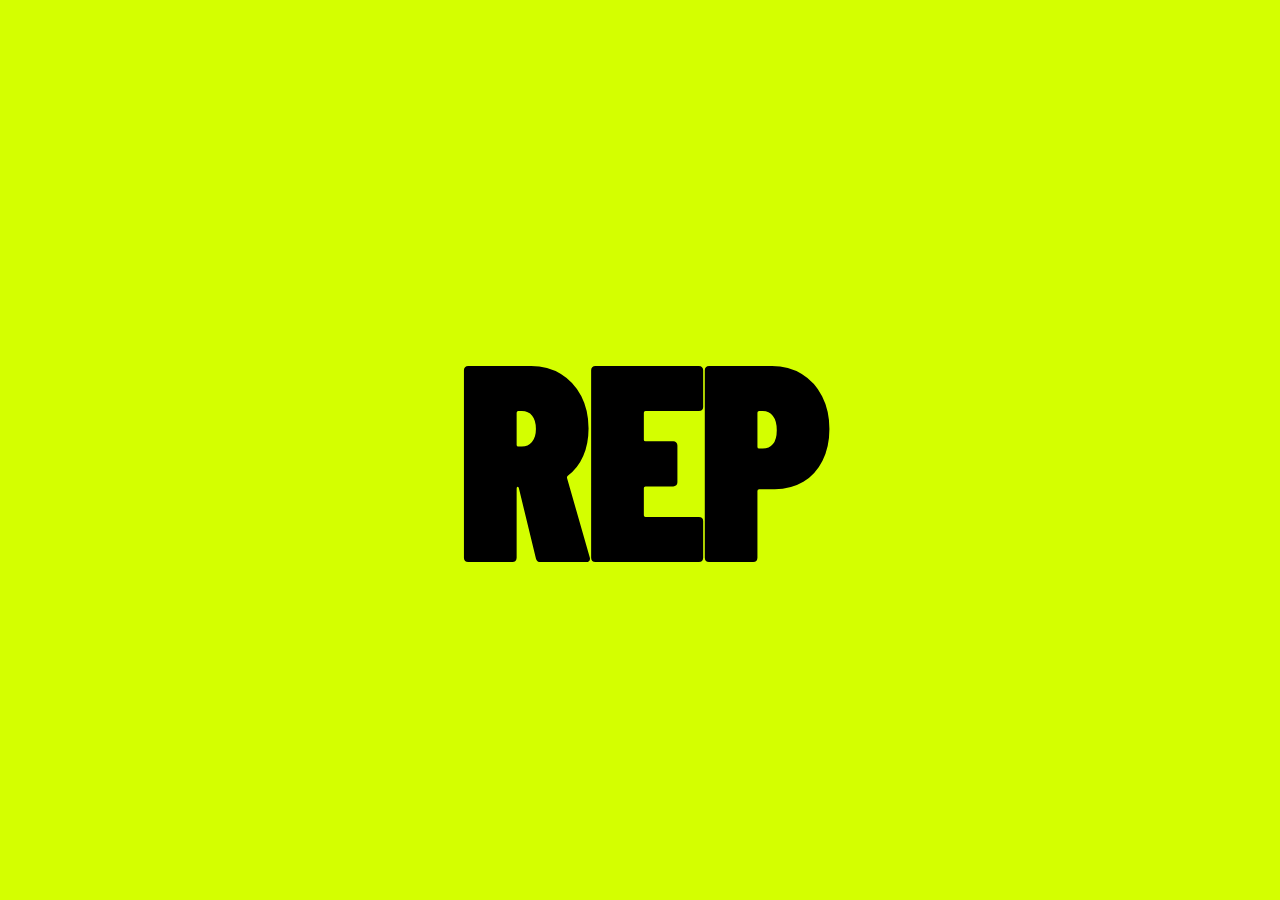
<file: index.html>
<!doctype html>
<html lang="it">
<head>
  <meta charset="utf-8">
  <meta name="viewport" content="width=device-width, initial-scale=1, maximum-scale=1, user-scalable=no, viewport-fit=cover">
  <meta name="theme-color" content="#000000">
  <meta name="color-scheme" content="dark">
  <meta name="apple-mobile-web-app-capable" content="yes">
  <meta name="mobile-web-app-capable" content="yes">
  <meta name="apple-mobile-web-app-status-bar-style" content="black">
  <meta name="apple-mobile-web-app-title" content="Rep">
  <meta name="description" content="Rep – il tuo diario di allenamento: schede, pesi, progressi.">
  <title>Rep – Diario palestra</title>
  <link rel="manifest" href="manifest.webmanifest">
  <link rel="icon" type="image/png" sizes="32x32" href="icons/favicon-32.png">
  <link rel="icon" type="image/png" sizes="16x16" href="icons/favicon-16.png">
  <link rel="icon" type="image/svg+xml" href="icons/icon.svg">
  <link rel="apple-touch-icon" sizes="180x180" href="icons/apple-touch-icon.png">
  <link rel="preload" href="fonts/barlow-condensed-latin-800-normal.woff2" as="font" type="font/woff2" crossorigin>
  <link rel="preload" href="fonts/barlow-latin-500-normal.woff2" as="font" type="font/woff2" crossorigin>
  <link rel="preload" href="fonts/barlow-condensed-latin-900-normal.woff2" as="font" type="font/woff2" crossorigin>
  <link rel="stylesheet" href="css/style.css">
  <script>
    // applica il tema prima del primo disegno (niente flash di colore)
    try { document.documentElement.dataset.theme = localStorage.getItem('rep-theme') || 'volt'; } catch (e) {}
    document.documentElement.classList.add('splashing');
    (function () {
      var h = document.documentElement, ok = function () { h.classList.add('fonts-ok'); };
      setTimeout(ok, 700); // al massimo si aspetta poco
      try { document.fonts.load('900 100px "Barlow Condensed"').then(ok, ok); } catch (e) { ok(); }
    })();
  </script>
</head>
<body>
  <div id="splash" aria-hidden="true"><div class="splash-word"><span>R</span><span>E</span><span>P</span></div></div>
  <main id="app"></main>

  <div id="active-bar" hidden></div>
  <div id="rest-banner" hidden></div>

  <nav id="tabbar">
    <a href="#/" data-tab="home" data-action="go" data-to="#/">
      <svg viewBox="0 0 24 24"><path d="M6.5 6.5v11M17.5 6.5v11M3.5 9v6M20.5 9v6M6.5 12h11"/></svg>
      <span data-i18n>Allena</span>
    </a>
    <a href="#/history" data-tab="history" data-action="go" data-to="#/history">
      <svg viewBox="0 0 24 24"><rect x="3.5" y="5" width="17" height="15" rx="2"/><path d="M3.5 10h17M8 3v4M16 3v4"/></svg>
      <span data-i18n>Storico</span>
    </a>
    <a href="#/stats" data-tab="stats" data-action="go" data-to="#/stats">
      <svg viewBox="0 0 24 24"><path d="M4 20V10M10 20V4M16 20v-7M22 20H2"/></svg>
      <span data-i18n>Progressi</span>
    </a>
    <a href="#/body" data-tab="body" data-action="go" data-to="#/body">
      <svg viewBox="0 0 24 24"><circle cx="12" cy="5" r="2.5"/><path d="M5 9.5h14M12 9.5v5M12 14.5l-3.5 6.5M12 14.5l3.5 6.5"/></svg>
      <span data-i18n>Corpo</span>
    </a>
    <a href="#/tools" data-tab="tools" data-action="go" data-to="#/tools">
      <svg viewBox="0 0 24 24"><circle cx="12" cy="12" r="3"/><path d="M12 2.5v3M12 18.5v3M2.5 12h3M18.5 12h3M5.3 5.3l2.1 2.1M16.6 16.6l2.1 2.1M5.3 18.7l2.1-2.1M16.6 7.4l2.1-2.1"/></svg>
      <span data-i18n>Altro</span>
    </a>
  </nav>

  <div id="modal-root"></div>
  <div id="toast" hidden></div>

  <script type="module" src="js/boot.js"></script>
</body>
</html>
</file>
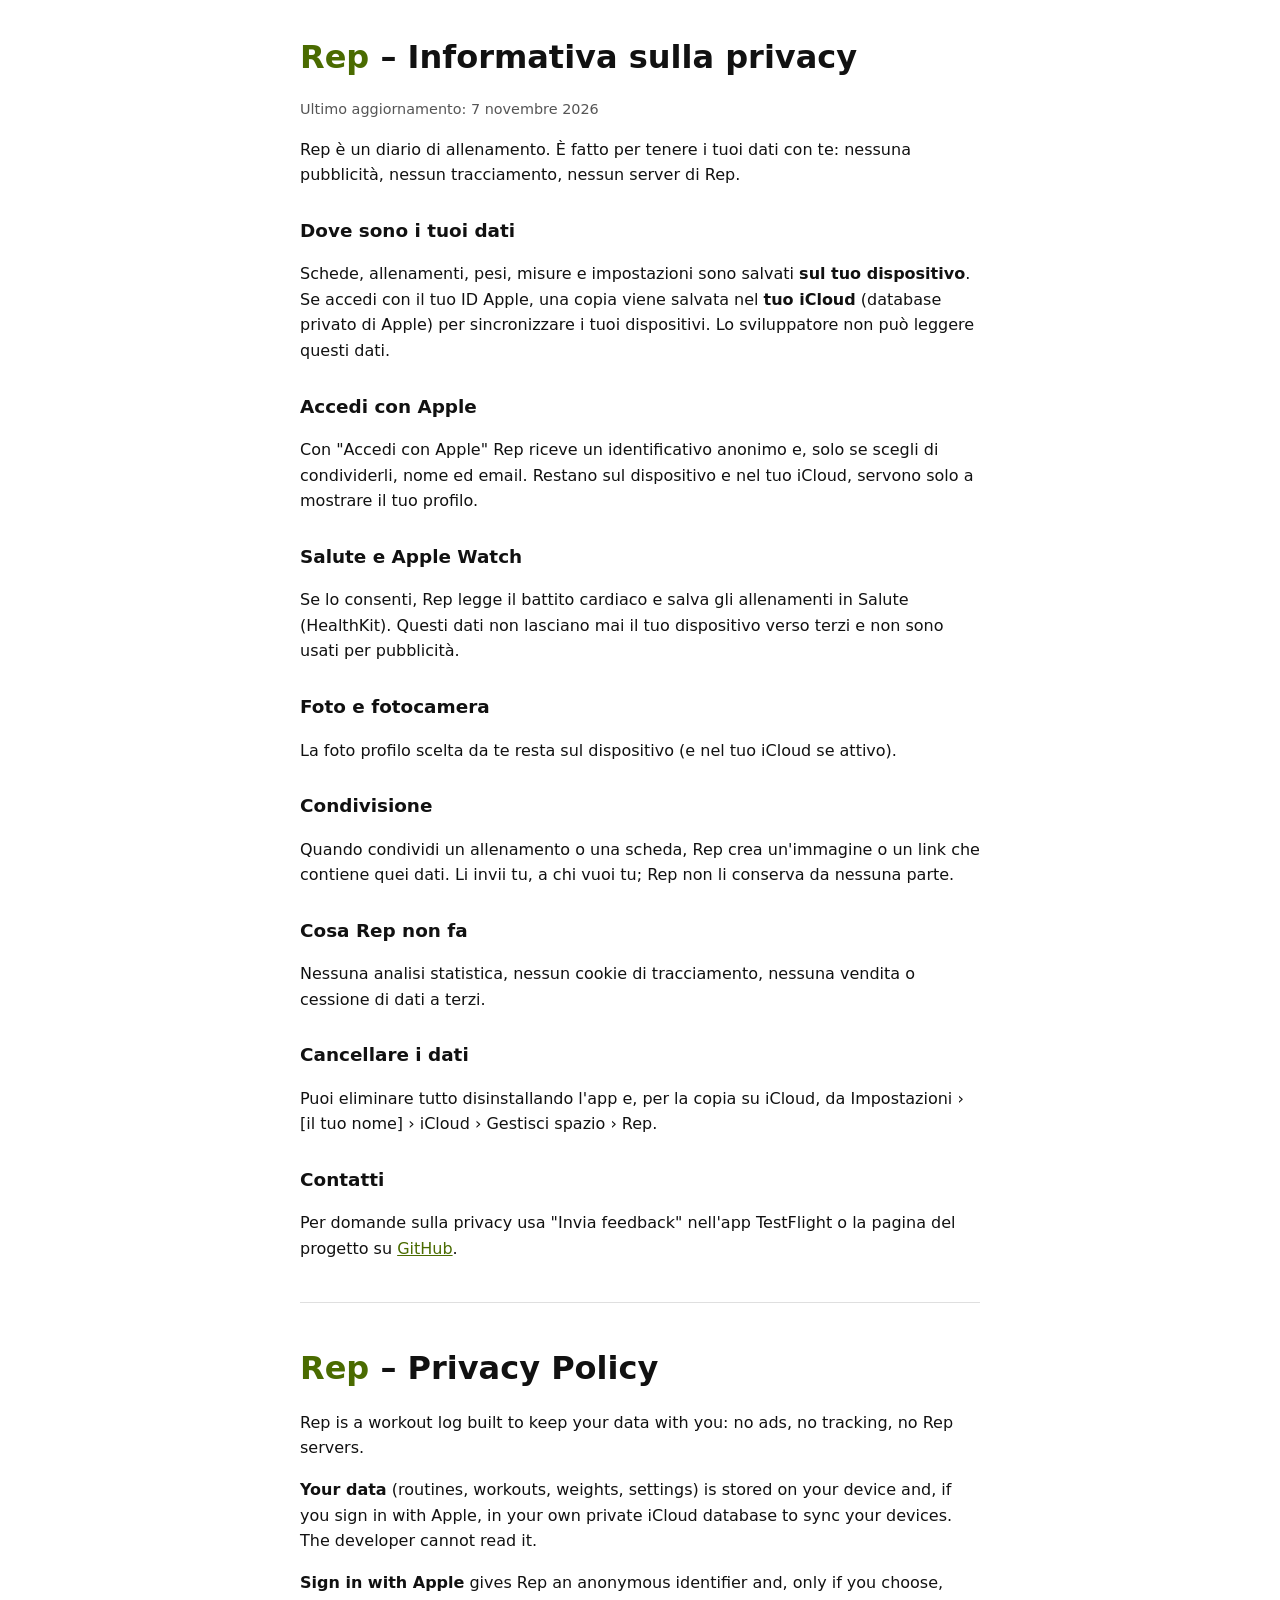
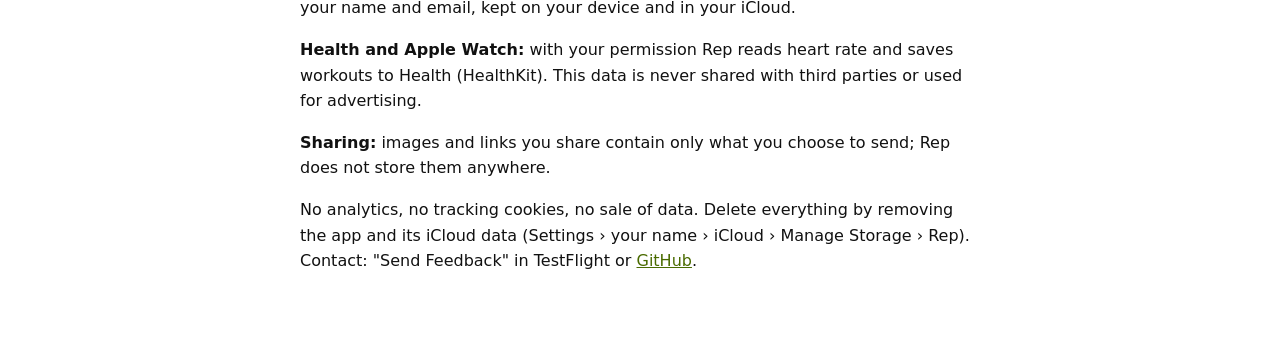
<file: privacy.html>
<!doctype html>
<html lang="it">
<head>
  <meta charset="utf-8">
  <meta name="viewport" content="width=device-width, initial-scale=1">
  <meta name="color-scheme" content="dark light">
  <title>Rep – Privacy</title>
  <link rel="icon" type="image/png" sizes="32x32" href="icons/favicon-32.png">
  <style>
    :root { --bg: #0b0b0b; --fg: #eee; --mute: #9a9a9a; --acc: #d4ff3a; }
    @media (prefers-color-scheme: light) { :root { --bg: #fff; --fg: #111; --mute: #555; --acc: #4a6b00; } }
    body { margin: 0; background: var(--bg); color: var(--fg); font: 16px/1.6 -apple-system, system-ui, sans-serif; }
    main { max-width: 680px; margin: 0 auto; padding: 32px 16px 64px; }
    h1 { font-size: 2rem; margin: 0 0 4px; } h1 span { color: var(--acc); }
    h2 { font-size: 1.15rem; margin: 28px 0 6px; }
    .mute { color: var(--mute); font-size: .9rem; }
    hr { border: 0; border-top: 1px solid #8884; margin: 40px 0; }
    a { color: var(--acc); }
  </style>
</head>
<body>
<main>
  <h1><span>Rep</span> – Informativa sulla privacy</h1>
  <p class="mute">Ultimo aggiornamento: 7 novembre 2026</p>

  <p>Rep è un diario di allenamento. È fatto per tenere i tuoi dati con te: nessuna pubblicità, nessun tracciamento, nessun server di Rep.</p>

  <h2>Dove sono i tuoi dati</h2>
  <p>Schede, allenamenti, pesi, misure e impostazioni sono salvati <b>sul tuo dispositivo</b>. Se accedi con il tuo ID Apple, una copia viene salvata nel <b>tuo iCloud</b> (database privato di Apple) per sincronizzare i tuoi dispositivi. Lo sviluppatore non può leggere questi dati.</p>

  <h2>Accedi con Apple</h2>
  <p>Con "Accedi con Apple" Rep riceve un identificativo anonimo e, solo se scegli di condividerli, nome ed email. Restano sul dispositivo e nel tuo iCloud, servono solo a mostrare il tuo profilo.</p>

  <h2>Salute e Apple Watch</h2>
  <p>Se lo consenti, Rep legge il battito cardiaco e salva gli allenamenti in Salute (HealthKit). Questi dati non lasciano mai il tuo dispositivo verso terzi e non sono usati per pubblicità.</p>

  <h2>Foto e fotocamera</h2>
  <p>La foto profilo scelta da te resta sul dispositivo (e nel tuo iCloud se attivo).</p>

  <h2>Condivisione</h2>
  <p>Quando condividi un allenamento o una scheda, Rep crea un'immagine o un link che contiene quei dati. Li invii tu, a chi vuoi tu; Rep non li conserva da nessuna parte.</p>

  <h2>Cosa Rep non fa</h2>
  <p>Nessuna analisi statistica, nessun cookie di tracciamento, nessuna vendita o cessione di dati a terzi.</p>

  <h2>Cancellare i dati</h2>
  <p>Puoi eliminare tutto disinstallando l'app e, per la copia su iCloud, da Impostazioni › [il tuo nome] › iCloud › Gestisci spazio › Rep.</p>

  <h2>Contatti</h2>
  <p>Per domande sulla privacy usa "Invia feedback" nell'app TestFlight o la pagina del progetto su <a href="https://github.com/edosantucci11/Rep">GitHub</a>.</p>

  <hr>

  <h1><span>Rep</span> – Privacy Policy</h1>
  <p>Rep is a workout log built to keep your data with you: no ads, no tracking, no Rep servers.</p>
  <p><b>Your data</b> (routines, workouts, weights, settings) is stored on your device and, if you sign in with Apple, in your own private iCloud database to sync your devices. The developer cannot read it.</p>
  <p><b>Sign in with Apple</b> gives Rep an anonymous identifier and, only if you choose, your name and email, kept on your device and in your iCloud.</p>
  <p><b>Health and Apple Watch:</b> with your permission Rep reads heart rate and saves workouts to Health (HealthKit). This data is never shared with third parties or used for advertising.</p>
  <p><b>Sharing:</b> images and links you share contain only what you choose to send; Rep does not store them anywhere.</p>
  <p>No analytics, no tracking cookies, no sale of data. Delete everything by removing the app and its iCloud data (Settings › your name › iCloud › Manage Storage › Rep). Contact: "Send Feedback" in TestFlight or <a href="https://github.com/edosantucci11/Rep">GitHub</a>.</p>
</main>
</body>
</html>
</file>
<file: css/style.css>
/* =========================================================
   REP — stile "sport watch": nero assoluto, un solo accento,
   tipografia condensata, motion ovunque.
   ========================================================= */

@font-face { font-family: 'Barlow Condensed'; font-weight: 600; font-display: swap; src: url(../fonts/barlow-condensed-latin-600-normal.woff2) format('woff2'); }
@font-face { font-family: 'Barlow Condensed'; font-weight: 700; font-display: swap; src: url(../fonts/barlow-condensed-latin-700-normal.woff2) format('woff2'); }
@font-face { font-family: 'Barlow Condensed'; font-weight: 800; font-display: swap; src: url(../fonts/barlow-condensed-latin-800-normal.woff2) format('woff2'); }
@font-face { font-family: 'Barlow Condensed'; font-weight: 900; font-display: swap; src: url(../fonts/barlow-condensed-latin-900-normal.woff2) format('woff2'); }
@font-face { font-family: 'Barlow'; font-weight: 400; font-display: swap; src: url(../fonts/barlow-latin-400-normal.woff2) format('woff2'); }
@font-face { font-family: 'Barlow'; font-weight: 500; font-display: swap; src: url(../fonts/barlow-latin-500-normal.woff2) format('woff2'); }
@font-face { font-family: 'Barlow'; font-weight: 600; font-display: swap; src: url(../fonts/barlow-latin-600-normal.woff2) format('woff2'); }
@font-face { font-family: 'Barlow'; font-weight: 700; font-display: swap; src: url(../fonts/barlow-latin-700-normal.woff2) format('woff2'); }

:root {
  --accent: #D4FF00;
  --accent-rgb: 212, 255, 0;
  --on-accent: #000;

  --bg: #000;
  --surface: #0d0d0d;
  --surface-2: #161616;
  --surface-3: #212121;
  --line: #1e1e1e;
  --text: #fff;
  --muted: #8e8e8e;
  --dim: #555;
  --danger: #ff453a;

  --a08: rgba(var(--accent-rgb), 0.08);
  --a15: rgba(var(--accent-rgb), 0.15);
  --a30: rgba(var(--accent-rgb), 0.3);
  --a60: rgba(var(--accent-rgb), 0.6);

  --display: 'Barlow Condensed', 'Futura Condensed', 'Helvetica Neue Condensed', 'Arial Narrow', sans-serif;
  --body: 'Barlow', -apple-system, BlinkMacSystemFont, 'Helvetica Neue', Arial, sans-serif;

  --radius: 20px;
  --tabbar-h: 64px;
  --nav-bottom: max(8px, calc(var(--safe-b) - 14px)); /* barra vicina al bordo, sopra l'indicatore home */
  --nav-space: calc(var(--tabbar-h) + var(--nav-bottom));
  --safe-b: env(safe-area-inset-bottom, 0px);
  --safe-t: env(safe-area-inset-top, 0px);

  --ease-out: cubic-bezier(0.16, 1, 0.3, 1);
  --spring: cubic-bezier(0.34, 1.56, 0.64, 1);
  color-scheme: dark;
}

:root[data-theme='volt']     { --accent: #D4FF00; --accent-rgb: 212, 255, 0; }
:root[data-theme='lava']     { --accent: #FF5A1F; --accent-rgb: 255, 90, 31; }
:root[data-theme='ghiaccio'] { --accent: #3DE8FF; --accent-rgb: 61, 232, 255; }
:root[data-theme='fucsia']   { --accent: #FF3D8B; --accent-rgb: 255, 61, 139; }
:root[data-theme='menta']    { --accent: #2BFFA3; --accent-rgb: 43, 255, 163; }
:root[data-theme='laser']    { --accent: #FF2D2D; --accent-rgb: 255, 45, 45; }
:root[data-theme='ultra']    { --accent: #A98BFF; --accent-rgb: 169, 139, 255; }
:root[data-theme='oro']      { --accent: #FFC21A; --accent-rgb: 255, 194, 26; }
:root[data-theme='bianco']   { --accent: #FFFFFF; --accent-rgb: 255, 255, 255; }

* { box-sizing: border-box; -webkit-tap-highlight-color: transparent; }
html { -webkit-text-size-adjust: 100%; background: var(--bg); }
/* app installata: occupa tutta l'altezza reale dello schermo (iOS 26 accorcia il viewport con le % ) */
@media (display-mode: standalone), (display-mode: fullscreen) {
  html, body { min-height: 100vh; min-height: 100lvh; }
}
body {
  margin: 0;
  background: var(--bg);
  color: var(--text);
  font: 500 15px/1.4 var(--body);
  overscroll-behavior-y: none;
  -webkit-font-smoothing: antialiased;
}
body.modal-open { overflow: hidden; }
::selection { background: var(--accent); color: var(--on-accent); }

#app {
  max-width: 640px;
  margin: 0 auto;
  padding: calc(14px + var(--safe-t)) 16px calc(var(--nav-space) + 32px);
}
body.has-active #app { padding-bottom: calc(var(--nav-space) + 96px); }
body.has-rest #app { padding-bottom: calc(var(--nav-space) + 130px); }

/* ---------- Tipografia ---------- */
h1, h2, h3, .display {
  font-family: var(--display);
  text-transform: uppercase;
  font-weight: 800;
  letter-spacing: -0.005em;
  line-height: 0.95;
}
h1 { font-size: 44px; margin: 0; }
h2 { font-size: 22px; margin: 0; font-weight: 800; }
h3 { font-size: 19px; margin: 0 0 12px; }
p { margin: 0 0 12px; }
.label, .field > span, .set-head, .rex-fields label > span {
  font-family: var(--body);
  font-size: 11px; font-weight: 700; letter-spacing: 0.12em; text-transform: uppercase; color: var(--muted);
}
.muted { color: var(--muted); }
.small { font-size: 13px; }
.xsmall { font-size: 12px; }
.center { text-align: center; }
.right { text-align: right; display: flex; align-items: center; gap: 8px; justify-content: flex-end; flex-shrink: 0; }
.accent-text { color: var(--accent); }
.danger-text { color: var(--danger) !important; }
.warn { color: var(--accent); }
.ellipsis { overflow: hidden; text-overflow: ellipsis; white-space: nowrap; }
.num { font-family: var(--display); font-weight: 800; font-variant-numeric: tabular-nums; }

.ic { width: 1.15em; height: 1.15em; fill: none; stroke: currentColor; stroke-width: 2; stroke-linecap: round; stroke-linejoin: round; vertical-align: -0.2em; flex-shrink: 0; }

/* ---------- Layout ---------- */
.page-head { display: flex; align-items: flex-end; justify-content: space-between; gap: 12px; margin: 10px 0 20px; }
.page-head.with-back { display: grid; grid-template-columns: 44px 1fr 44px; align-items: center; }
.page-head.with-back h1 { font-size: 26px; text-align: center; }
.page-head.with-back > :last-child { justify-self: end; }
.section-head { display: flex; align-items: baseline; justify-content: space-between; margin: 30px 0 12px; }

.card {
  background: var(--surface);
  border-radius: var(--radius);
  padding: 16px;
  margin-bottom: 12px;
  border: 1px solid var(--line);
}
.card.note { color: var(--muted); }

.empty { text-align: center; padding: 40px 16px; color: var(--muted); display: flex; flex-direction: column; align-items: center; gap: 12px; }
.empty.small { padding: 20px 12px; font-size: 14px; }
.empty-icon { width: 64px; height: 64px; border-radius: 50%; background: var(--a15); color: var(--accent); display: flex; align-items: center; justify-content: center; font-size: 28px; }

/* ---------- Pulsanti ---------- */
.btn {
  display: inline-flex; align-items: center; justify-content: center; gap: 8px;
  min-height: 48px; padding: 10px 22px;
  border-radius: 999px; border: 1.5px solid transparent;
  background: var(--surface-2); color: var(--text);
  font-family: var(--display); font-size: 17px; font-weight: 800; letter-spacing: 0.04em; text-transform: uppercase;
  cursor: pointer; text-decoration: none; user-select: none;
  transition: transform 0.35s var(--spring), background 0.2s, color 0.2s, opacity 0.2s, box-shadow 0.3s;
}
.btn:active { transform: scale(0.95); transition-duration: 0.08s; }
.btn:disabled { opacity: 0.35; pointer-events: none; }
.btn-primary { background: var(--accent); color: var(--on-accent); }
.btn-primary:not(:disabled) { box-shadow: 0 0 0 0 var(--a30); }
.btn-primary:hover { box-shadow: 0 0 28px -4px var(--a60); }
.btn-danger { background: var(--danger); color: #fff; }
.btn-outline { background: transparent; border-color: var(--surface-3); color: var(--text); }
.btn-outline:hover { border-color: var(--accent); color: var(--accent); }
.btn-ghost { background: transparent; color: var(--muted); }
.btn-small { min-height: 36px; padding: 6px 16px; font-size: 15px; }
.btn-block { display: flex; width: 100%; margin-bottom: 10px; }
.file-btn { cursor: pointer; }

.icon-btn {
  width: 44px; height: 44px; border-radius: 50%; border: 0;
  background: transparent; color: var(--text); font-size: 22px; line-height: 1;
  display: inline-flex; align-items: center; justify-content: center; cursor: pointer; flex-shrink: 0;
  transition: background 0.2s, transform 0.35s var(--spring);
}
.icon-btn:active { background: var(--surface-3); transform: scale(0.88); }
.icon-btn:disabled { opacity: 0.25; }
.icon-btn.small { width: 34px; height: 34px; font-size: 15px; color: var(--muted); }

/* ---------- Input ---------- */
.input {
  width: 100%;
  background: var(--surface-2); color: var(--text);
  border: 1.5px solid transparent; border-radius: 14px;
  padding: 11px 14px; font: 500 16px var(--body);
  outline: none; appearance: none; -webkit-appearance: none;
  transition: border-color 0.2s, background 0.2s;
}
.input:focus { border-color: var(--accent); background: var(--surface); }
.input::placeholder { color: var(--dim); }
textarea.input { resize: vertical; }
select.input {
  background-image: linear-gradient(45deg, transparent 50%, var(--muted) 50%), linear-gradient(135deg, var(--muted) 50%, transparent 50%);
  background-position: calc(100% - 17px) 55%, calc(100% - 12px) 55%;
  background-size: 5px 5px; background-repeat: no-repeat; padding-right: 30px;
}
.input-lg { font-family: var(--display); font-size: 24px; font-weight: 800; text-transform: uppercase; padding: 8px 14px; }
.input-sm { padding: 8px 12px; font-size: 16px; }
.select-like { text-align: left; cursor: pointer; font-family: var(--display); font-size: 18px; font-weight: 700; }
.search { margin-bottom: 12px; }
.field { display: block; margin-bottom: 14px; }
.field > span { display: block; margin-bottom: 6px; }
.form-row { display: flex; gap: 10px; }
.form-row .field { flex: 1; min-width: 0; }
.form-grid { display: grid; grid-template-columns: repeat(3, 1fr); gap: 0 10px; margin-top: 12px; }

/* ---------- Chip ---------- */
.chips { display: flex; flex-wrap: wrap; gap: 6px; margin-bottom: 12px; }
.chips.center { justify-content: center; margin: 10px 0 0; }
.chips.scroll-x { flex-wrap: nowrap; overflow-x: auto; scrollbar-width: none; padding-bottom: 2px; margin-left: -16px; margin-right: -16px; padding-left: 16px; padding-right: 16px; }
.card .chips.scroll-x { margin-left: -16px; margin-right: -16px; }
.chips.scroll-x::-webkit-scrollbar { display: none; }
.chip {
  border: 1.5px solid var(--surface-3); background: transparent; color: var(--muted);
  padding: 6px 14px; border-radius: 999px; cursor: pointer; white-space: nowrap;
  font-family: var(--display); font-size: 15px; font-weight: 700; text-transform: uppercase; letter-spacing: 0.03em;
  transition: color 0.25s var(--ease-out), background-color 0.25s var(--ease-out), border-color 0.25s var(--ease-out), transform 0.25s var(--ease-out);
}
.chip { flex-shrink: 0; }
.chip.small { padding: 4px 11px; font-size: 13px; }
.chip.active { background: var(--accent); border-color: var(--accent); color: var(--on-accent); }
.chip:active { transform: scale(0.94); }

.tag {
  display: inline-flex; align-items: center; gap: 4px; padding: 3px 8px; border-radius: 999px;
  font-family: var(--display); font-size: 13px; font-weight: 800; letter-spacing: 0.04em; text-transform: uppercase;
  background: var(--surface-3); color: var(--muted); vertical-align: middle;
}
.tag-ss { background: transparent; color: var(--accent); border: 1.5px solid var(--a60); margin-bottom: 6px; }
.tag-pr { background: var(--accent); color: var(--on-accent); }
.tag-pr .ic { width: 0.95em; height: 0.95em; stroke-width: 2.5; }

/* ---------- Tabbar flottante (pillola) ---------- */
#tabbar {
  --gap-b: var(--nav-bottom);
  position: fixed; z-index: 30;
  left: max(12px, env(safe-area-inset-left, 0px)); right: max(12px, env(safe-area-inset-right, 0px)); bottom: var(--gap-b);
  max-width: 520px; margin: 0 auto;
  display: flex; gap: 4px; padding: 6px;
  height: var(--tabbar-h);
  border-radius: 999px;
  background: rgba(24, 24, 24, 0.82);
  backdrop-filter: blur(14px); -webkit-backdrop-filter: blur(14px); /* una sola sfocatura, più leggera */
  border: 1px solid rgba(255, 255, 255, 0.08);
  box-shadow: 0 18px 50px -10px rgba(0, 0, 0, 0.9), 0 0 0 1px rgba(0, 0, 0, 0.6);
  transition: transform 0.55s var(--ease-out), opacity 0.4s;
}
#tabbar a {
  position: relative; overflow: hidden; isolation: isolate;
  flex: 1 1 0; min-width: 0;
  display: flex; align-items: center; justify-content: center; gap: 0;
  border-radius: 999px;
  color: var(--muted); text-decoration: none;
  font-family: var(--display); font-size: 16px; font-weight: 800; letter-spacing: 0.04em; text-transform: uppercase;
  transition: flex-grow 0.6s var(--spring), color 0.35s, gap 0.45s var(--ease-out);
}
#tabbar a::before {
  content: ''; position: absolute; inset: 0; z-index: -1; border-radius: inherit;
  background: var(--accent); transform: scale(0.4); opacity: 0;
  transition: transform 0.55s var(--spring), opacity 0.3s;
}
#tabbar a.active { flex-grow: 2.7; color: var(--on-accent); gap: 7px; }
#tabbar a.active::before { transform: scale(1); opacity: 1; box-shadow: 0 0 24px -4px var(--a60); }
#tabbar svg {
  width: 24px; height: 24px; flex-shrink: 0; fill: none; stroke: currentColor; stroke-width: 2; stroke-linecap: round; stroke-linejoin: round;
  transform: scale(0.92); transition: transform 0.55s var(--spring), stroke-width 0.3s;
}
#tabbar a.active svg { transform: scale(1.12); stroke-width: 2.4; animation: tab-bounce 0.6s var(--spring); }
#tabbar a span { max-width: 0; opacity: 0; overflow: hidden; white-space: nowrap; transform: translateX(-6px); transition: max-width 0.55s var(--ease-out), opacity 0.3s, transform 0.5s var(--ease-out); }
#tabbar a.active span { max-width: 110px; opacity: 1; transform: none; transition-delay: 0.08s; }
#tabbar a:active svg { transform: scale(0.8); }
@keyframes tab-bounce { 0% { transform: scale(0.7) rotate(-12deg); } 60% { transform: scale(1.25) rotate(4deg); } 100% { transform: scale(1.12); } }
body.nav-hidden #tabbar { transform: translateY(calc(100% + var(--gap-b) + 10px)); }

/* ---------- Barra allenamento attivo ---------- */
#active-bar {
  position: fixed; left: 0; right: 0; z-index: 25;
  bottom: calc(var(--nav-space) + 4px);
  padding: 8px 12px;
  animation: slide-up 0.5s var(--ease-out) both;
  transition: transform 0.55s var(--ease-out);
}
body.nav-hidden #active-bar { transform: translateY(calc(var(--tabbar-h) + 16px)); }
#active-bar button {
  width: 100%; max-width: 520px; margin: 0 auto; display: flex; align-items: center; gap: 12px;
  background: var(--accent); color: var(--on-accent); border: 0; border-radius: 999px; padding: 12px 18px;
  font-family: var(--display); font-size: 17px; font-weight: 800; text-transform: uppercase; letter-spacing: 0.03em;
  cursor: pointer; box-shadow: 0 10px 40px -8px var(--a60);
  transition: transform 0.35s var(--spring);
}
#active-bar button:active { transform: scale(0.97); }
.ab-name { flex: 1; text-align: left; overflow: hidden; text-overflow: ellipsis; white-space: nowrap; }
#active-bar-clock { font-variant-numeric: tabular-nums; font-size: 20px; }
.pulse { width: 10px; height: 10px; border-radius: 50%; background: var(--on-accent); animation: pulse 1.2s ease-in-out infinite; flex-shrink: 0; }
@keyframes pulse { 0%, 100% { transform: scale(1); opacity: 1; } 50% { transform: scale(0.55); opacity: 0.4; } }
body.has-rest #active-bar { display: none; }

/* ---------- Timer di recupero ---------- */
#rest-banner {
  position: fixed; z-index: 26; overflow: hidden;
  left: max(12px, env(safe-area-inset-left, 0px)); right: max(12px, env(safe-area-inset-right, 0px));
  max-width: 616px; margin: 0 auto;
  bottom: calc(var(--nav-space) + 10px);
  border-radius: 28px;
  background: #141414;
  border: 1px solid rgba(255, 255, 255, 0.08);
  box-shadow: 0 18px 50px -10px rgba(0, 0, 0, 0.9);
  animation: rest-in 0.6s var(--spring) both;
  transition-property: top, bottom, left, right, border-radius, background-color, transform; transition-duration: 0.6s; transition-timing-function: var(--ease-out);
}
@keyframes rest-in { from { transform: translateY(120%) scale(0.9); opacity: 0; } }
body[data-page='workout'] #rest-banner { bottom: var(--nav-bottom); }
.rest-progress { height: 3px; background: var(--surface-3); }
.rest-progress-fill { height: 100%; background: var(--accent); box-shadow: 0 0 12px var(--accent); transition: width 0.3s linear; }
.rest-row { max-width: 640px; margin: 0 auto; display: flex; align-items: center; gap: 10px; padding: 10px 14px; }
.rest-center { flex: 1; display: flex; align-items: center; gap: 12px; cursor: pointer; min-width: 0; }
.rest-ring { width: 46px; height: 46px; transform: rotate(-90deg); flex-shrink: 0; overflow: visible; }
.rest-ring circle { fill: none; stroke-width: 4; }
.rest-ring .track { stroke: var(--surface-3); }
.rest-ring .prog { stroke: var(--accent); stroke-linecap: round; stroke-dasharray: 1 1; transition: stroke-dashoffset 0.3s linear; filter: drop-shadow(0 0 4px var(--a60)); }
.rest-label { font-size: 11px; color: var(--muted); text-transform: uppercase; letter-spacing: 0.14em; font-weight: 700; }
.rest-time { font-family: var(--display); font-size: 38px; font-weight: 800; font-variant-numeric: tabular-nums; line-height: 1; color: var(--accent); }
.rest-btn {
  background: var(--surface-2); border: 0; color: var(--text); border-radius: 999px; padding: 10px 12px; min-width: 52px;
  font-family: var(--display); font-size: 17px; font-weight: 800; cursor: pointer;
  transition: transform 0.3s var(--spring), background 0.2s;
}
.rest-btn:active { transform: scale(0.9); }
.rest-skip { background: var(--accent); color: var(--on-accent); text-transform: uppercase; padding: 10px 16px; }
#rest-banner.ending .rest-time { animation: beat 1s ease-in-out infinite; }
@keyframes beat { 0%, 100% { transform: scale(1); } 15% { transform: scale(1.12); } 30% { transform: scale(1); } }

/* Timer a schermo intero (tocca il timer) */
body.rest-full #rest-banner {
  top: 0; bottom: 0; left: 0; right: 0; max-width: none; border-radius: 0; padding: var(--safe-t) 0 var(--safe-b);
  background: #000; border: 0;
  display: flex; flex-direction: column;
}
body.rest-full .rest-progress { display: none; }
body.rest-full .rest-row { flex: 1; flex-wrap: wrap; justify-content: center; align-content: center; gap: 16px; padding: 24px; }
body.rest-full .rest-center { flex: 0 0 100%; flex-direction: column; justify-content: center; position: relative; margin-bottom: 28px; }
body.rest-full .rest-ring { width: min(78vw, 360px); height: min(78vw, 360px); }
body.rest-full .rest-ring circle { stroke-width: 2.4; }
body.rest-full .rest-ring .prog { filter: drop-shadow(0 0 10px var(--a60)); }
body.rest-full .rest-text { position: absolute; inset: 0; display: flex; flex-direction: column; align-items: center; justify-content: center; }
body.rest-full .rest-time { font-size: min(30vw, 140px); letter-spacing: -0.02em; }
body.rest-full .rest-label { font-size: 14px; }
body.rest-full .rest-btn { min-width: 84px; padding: 16px 18px; font-size: 22px; }
body.rest-full .rest-full-hint { display: block; }
.rest-full-hint { display: none; flex: 0 0 100%; text-align: center; color: var(--dim); font-size: 12px; letter-spacing: 0.12em; text-transform: uppercase; }
body.rest-full #tabbar { transform: translateY(calc(100% + 40px)); }

/* Nella pagina allenamento la tabbar scompare */
body[data-page='workout'] #tabbar { transform: translateY(calc(100% + 40px)); }
body[data-page='workout'] #app { padding-bottom: calc(var(--safe-b) + 40px); }
body[data-page='workout'].has-rest #app { padding-bottom: calc(var(--safe-b) + 140px); }

/* ---------- Home: quadrante ---------- */
.hero {
  position: relative; display: flex; align-items: center; justify-content: space-between; gap: 12px;
  padding: 6px 0 18px; margin-bottom: 8px;
}
.hero-time {
  font-family: var(--display); font-weight: 800; font-size: clamp(84px, 27vw, 124px); line-height: 0.82;
  color: var(--accent); letter-spacing: -0.03em; font-variant-numeric: tabular-nums;
  text-shadow: 0 0 40px var(--a30);
}
.hero-date { font-family: var(--display); font-weight: 800; font-size: 20px; text-transform: uppercase; letter-spacing: 0.06em; margin-top: 10px; }
.hero-greet { color: var(--muted); font-size: 13px; text-transform: uppercase; letter-spacing: 0.12em; font-weight: 700; }
.ring { position: relative; width: 112px; height: 112px; flex-shrink: 0; }
.ring svg { width: 100%; height: 100%; transform: rotate(-90deg); overflow: visible; }
.ring circle { fill: none; stroke-width: 9; }
.ring .track { stroke: var(--surface-2); }
.ring .prog { stroke: var(--accent); stroke-linecap: round; stroke-dasharray: 1 1; animation: ring-draw 1.4s var(--ease-out) 0.2s both; filter: drop-shadow(0 0 6px var(--a30)); }
@keyframes ring-draw { from { stroke-dashoffset: 1; } }
.ring-text { position: absolute; inset: 0; display: flex; flex-direction: column; align-items: center; justify-content: center; }
.ring-text b { font-family: var(--display); font-size: 34px; font-weight: 800; line-height: 1; }
.ring-text b small { font-size: 18px; color: var(--muted); }
.ring-text span { font-size: 10px; letter-spacing: 0.12em; text-transform: uppercase; color: var(--muted); font-weight: 700; margin-top: 2px; }

/* ---------- Home ---------- */
.routine-card { display: flex; align-items: center; gap: 10px; transition: transform 0.35s var(--spring), border-color 0.3s; }
.routine-card:active { transform: scale(0.98); }
.routine-card:hover { border-color: var(--surface-3); }
.routine-top { flex: 1; min-width: 0; cursor: pointer; }
.routine-name { font-family: var(--display); font-weight: 800; font-size: 26px; text-transform: uppercase; line-height: 1; margin-bottom: 6px; }
.routine-actions { display: flex; align-items: center; gap: 2px; }
.play-btn {
  width: 52px; height: 52px; border-radius: 50%; border: 0; background: var(--accent); color: var(--on-accent);
  display: flex; align-items: center; justify-content: center; cursor: pointer; font-size: 20px;
  transition: transform 0.35s var(--spring), box-shadow 0.3s;
}
.play-btn:hover { box-shadow: 0 0 24px -2px var(--a60); }
.play-btn:active { transform: scale(0.88); }
.active-card {
  display: flex; align-items: center; justify-content: space-between; gap: 10px; cursor: pointer;
  border: 1.5px solid var(--accent); background: var(--a08);
  animation: glow 2.4s ease-in-out infinite;
}
@keyframes glow { 0%, 100% { box-shadow: 0 0 0 0 var(--a15); } 50% { box-shadow: 0 0 30px 0 var(--a15); } }

.demo-card { display: flex; align-items: center; justify-content: space-between; gap: 12px; border-style: dashed; border-color: var(--a30); }

/* ---------- Editor scheda ---------- */
.rex-head { display: flex; align-items: flex-start; gap: 8px; }
.rex-title { flex: 1; min-width: 0; }
.ex-name { font-family: var(--display); font-weight: 800; font-size: 22px; line-height: 1.05; text-transform: uppercase; color: var(--text); cursor: pointer; overflow-wrap: break-word; }
.ex-name .ic { color: var(--accent); }
.ex-name.lg { font-size: 19px; }
.ex-name.xl { font-size: 17px; }
.rex-fields { display: grid; grid-template-columns: 1.1fr 1fr 1fr; gap: 10px; margin-top: 14px; }
.rex-fields.four { grid-template-columns: 1.15fr 0.9fr 0.7fr 0.9fr; gap: 8px; }
.rex-fields.four .stepper button { width: 30px; }
.rex-fields label > span { display: block; margin-bottom: 6px; }
.stepper { display: flex; align-items: center; justify-content: space-between; background: var(--surface-2); border-radius: 14px; height: 42px; }
.stepper b { font-family: var(--display); font-size: 22px; font-weight: 800; }
.stepper button { width: 38px; height: 100%; background: none; border: 0; color: var(--accent); font-size: 22px; font-weight: 700; cursor: pointer; transition: transform 0.3s var(--spring); }
.stepper button:active { transform: scale(0.75); }
.rex.in-superset { border-left: 3px solid var(--accent); }
.rex.ss-next { margin-bottom: 3px; border-bottom-left-radius: 6px; border-bottom-right-radius: 6px; }
.rex.ss-prev { border-top-left-radius: 6px; border-top-right-radius: 6px; }

/* ---------- Allenamento ---------- */
.workout-head {
  position: sticky; top: 0; z-index: 10;
  margin: calc(-14px - var(--safe-t)) -16px 16px; padding: calc(8px + var(--safe-t)) 12px 12px;
  background: #000; /* opaco: niente sfocatura da ricalcolare a ogni scorrimento */
  border-bottom: 1px solid var(--line);
}
.wh-row { display: flex; align-items: center; gap: 8px; }
.workout-head-mid { flex: 1; min-width: 0; }
.title-input {
  width: 100%; background: transparent; border: 0; color: var(--muted); padding: 0; outline: none;
  font-family: var(--display); font-size: 17px; font-weight: 800; text-transform: uppercase; letter-spacing: 0.06em;
}
.title-input:focus { color: var(--text); }
.wh-stats { display: flex; align-items: baseline; gap: 18px; padding: 2px 8px 0; }
#elapsed { font-family: var(--display); font-size: 52px; font-weight: 800; line-height: 0.9; color: var(--accent); font-variant-numeric: tabular-nums; letter-spacing: -0.02em; }
.wh-stat { display: flex; flex-direction: column; }
.wh-stat b { font-family: var(--display); font-size: 24px; font-weight: 800; line-height: 1; }
.wh-stat span { font-size: 10px; letter-spacing: 0.12em; text-transform: uppercase; color: var(--muted); font-weight: 700; }

.ex-block { background: var(--surface); border: 1px solid var(--line); border-radius: var(--radius); padding: 14px 10px 6px; margin-bottom: 12px; }
.ex-head { display: flex; align-items: center; gap: 10px; padding: 0 6px 10px; }
.ex-title { flex: 1; min-width: 0; cursor: pointer; }
.ex-sub { margin-top: 4px; }
.note-in { font-size: 14px; margin: 0 0 10px; padding: 8px 12px; min-height: 0; resize: none; background: transparent; border-style: dashed; }
.note-in:focus, .note-in:not(:placeholder-shown) { background: var(--surface-2); border-style: solid; }

.set-row {
  position: relative; isolation: isolate;
  display: grid; grid-template-columns: 40px 1fr 66px 54px 54px 46px; gap: 6px; align-items: center;
  padding: 4px 2px; border-radius: 14px;
}
.set-row::before {
  content: ''; position: absolute; inset: 0; z-index: -1; border-radius: inherit;
  background: var(--a15); transform: scaleX(0); transform-origin: left; transition: transform 0.45s var(--ease-out);
}
.set-row.done::before { transform: scaleX(1); }
.set-row.just-done::before { animation: sweep 0.6s var(--ease-out) both; }
/* fine recupero: la prossima serie si illumina */
.set-row.next-up { animation: next-up 0.8s var(--ease-out) 3; border-radius: 12px; }
@keyframes next-up { 0%, 100% { background: transparent; } 40% { background: var(--a15); } }
@keyframes sweep { from { transform: scaleX(0); } to { transform: scaleX(1); } }
.set-head { text-align: center; padding-bottom: 4px; font-size: 10px; }
/* colonna RPE/RIR spenta per questo esercizio */
.set-row.no-rpe { grid-template-columns: 40px 1fr 72px 62px 46px; }
/* monopodalico: numero con DX/SX sotto, la coppia resta unita */
.set-num small { display: block; font-family: var(--text-font, inherit); font-size: 8px; font-weight: 800; letter-spacing: 0.04em; line-height: 1; margin-top: -1px; opacity: 0.8; }
.set-num:has(small) { flex-direction: column; }
.set-row.side-R { margin-top: 6px; }
.set-row.side-L { padding-top: 0; }
.uni-tag { color: var(--accent); font-weight: 800; white-space: nowrap; }
.rex-opts { display: flex; flex-wrap: wrap; gap: 8px; margin-top: 12px; }
.set-head::before { display: none; }
.set-num {
  height: 36px; border-radius: 50%; width: 36px; justify-self: center; border: 0; background: var(--surface-2); color: var(--text);
  font-family: var(--display); font-size: 18px; font-weight: 800; cursor: pointer;
  display: inline-flex; align-items: center; justify-content: center;
  transition: transform 0.3s var(--spring);
}
.set-num:active { transform: scale(0.85); }
.set-num.static { height: 28px; width: 28px; font-size: 15px; }
.type-W .set-num, .type-W .hs i { color: var(--muted); border: 1.5px dashed var(--dim); background: transparent; }
.type-D .set-num { color: var(--accent); background: transparent; border: 1.5px solid var(--accent); }
.type-F .set-num { color: var(--on-accent); background: var(--danger); }
.set-prev {
  background: none; border: 0; color: var(--dim); cursor: pointer; white-space: nowrap; overflow: hidden; text-overflow: ellipsis; padding: 0;
  font-family: var(--display); font-size: 15px; font-weight: 700; letter-spacing: -0.02em;
}
.set-prev:not(:disabled):active { color: var(--accent); }
.set-in, .set-rpe {
  width: 100%; height: 40px; text-align: center; background: var(--surface-2); color: var(--text);
  border: 1.5px solid transparent; border-radius: 12px; outline: none; padding: 0 2px;
  font-family: var(--display); font-size: 22px; font-weight: 800;
  -webkit-appearance: none; appearance: none;
  transition: border-color 0.2s, background 0.3s, transform 0.3s var(--spring);
}
.set-rpe { font-size: 17px; text-align-last: center; }
.set-in:focus, .set-rpe:focus { border-color: var(--accent); background: #000; transform: scale(1.05); }
.set-in::placeholder { color: var(--dim); font-weight: 700; }
.done .set-in, .done .set-rpe { background: transparent; }
.set-done {
  height: 40px; width: 40px; justify-self: center; border-radius: 50%; border: 1.5px solid var(--surface-3); background: transparent; color: var(--dim);
  cursor: pointer; display: flex; align-items: center; justify-content: center; font-size: 20px;
  transition: background 0.3s, color 0.3s, border-color 0.3s, transform 0.4s var(--spring);
}
.set-done { position: relative; }
.set-done .ic { stroke-width: 3; }
.set-done:active { transform: scale(0.8); }
.done .set-done { background: var(--accent); border-color: var(--accent); color: var(--on-accent); }
.just-done .set-done { animation: pop 0.55s var(--spring); }
.just-done .set-done::after {
  content: ''; position: absolute; width: 40px; height: 40px; border-radius: 50%; border: 2px solid var(--accent);
  animation: ripple 0.7s var(--ease-out) forwards; pointer-events: none;
}
@keyframes pop { 0% { transform: scale(0.6); } 60% { transform: scale(1.2); } 100% { transform: scale(1); } }
@keyframes ripple { from { transform: scale(1); opacity: 1; } to { transform: scale(2.2); opacity: 0; } }
.set-row.added { animation: rise 0.45s var(--ease-out) both; }

.superset-group { border-left: 3px solid var(--accent); padding-left: 10px; margin-bottom: 14px; }
.superset-group .ex-block { margin-bottom: 8px; }
.superset-label { font-family: var(--display); font-size: 15px; font-weight: 800; color: var(--accent); margin-bottom: 8px; text-transform: uppercase; letter-spacing: 0.1em; display: flex; align-items: center; gap: 6px; }

/* ---------- Riepilogo ---------- */
.summary { text-align: center; position: relative; }
.summary h2 { font-size: 36px; margin-bottom: 4px; }
.summary h3 { text-align: left; margin-top: 18px; }
.summary-badge {
  width: 96px; height: 96px; margin: 6px auto 14px; border-radius: 50%;
  background: var(--accent); color: var(--on-accent); display: flex; align-items: center; justify-content: center; font-size: 46px;
  animation: badge-in 0.9s var(--spring) 0.1s both; box-shadow: 0 0 60px -6px var(--a60);
}
.summary-badge .ic { stroke-width: 2.2; }
@keyframes badge-in { from { transform: scale(0) rotate(-120deg); } to { transform: scale(1) rotate(0); } }
.summary .pr-item { animation: rise 0.5s var(--ease-out) both; animation-delay: calc(0.5s + var(--i, 0) * 0.09s); }
.pr-list { text-align: left; margin-bottom: 16px; }
.pr-item { display: flex; justify-content: space-between; align-items: center; gap: 10px; padding: 11px 0; border-bottom: 1px solid var(--line); cursor: pointer; }
.pr-item:last-child { border-bottom: 0; }
.pr-item b, .pr-val { font-family: var(--display); font-size: 22px; font-weight: 800; color: var(--accent); white-space: nowrap; }
.pr-item .pr-name { font-family: var(--display); font-size: 19px; font-weight: 800; text-transform: uppercase; line-height: 1.05; }

.burst { position: absolute; left: 50%; top: 60px; width: 0; height: 0; pointer-events: none; z-index: 5; }
.burst i {
  position: absolute; width: 8px; height: 14px; margin: -7px -4px; border-radius: 2px; background: var(--accent);
  animation: confetti 1.3s var(--ease-out) var(--d) both;
}
.burst i:nth-child(3n) { width: 6px; height: 6px; border-radius: 50%; background: #fff; }
@keyframes confetti {
  0% { transform: translate(0, 0) scale(0) rotate(0); opacity: 1; }
  70% { opacity: 1; }
  100% { transform: translate(var(--x), calc(var(--y) + 80px)) scale(var(--s)) rotate(var(--r)); opacity: 0; }
}

/* ---------- Statistiche ---------- */
.stat-grid { display: grid; grid-template-columns: repeat(auto-fit, minmax(90px, 1fr)); gap: 8px; margin: 12px 0; }
.stat-grid.four { grid-template-columns: repeat(4, 1fr); }
.stat {
  background: var(--surface); border: 1px solid var(--line); border-radius: 18px; padding: 12px 6px 10px;
  text-align: center; display: flex; flex-direction: column; gap: 4px; min-width: 0;
}
.stat b { font-family: var(--display); font-size: 30px; font-weight: 800; line-height: 1; white-space: nowrap; font-variant-numeric: tabular-nums; }
.stat:first-child b { color: var(--accent); }
.stat span { font-size: 10px; color: var(--muted); line-height: 1.2; text-transform: uppercase; letter-spacing: 0.1em; font-weight: 700; }

.cal-head { display: flex; align-items: center; justify-content: space-between; text-align: center; margin-bottom: 12px; }
.cal-head b { font-family: var(--display); font-size: 22px; font-weight: 800; text-transform: uppercase; }
.cal-grid { display: grid; grid-template-columns: repeat(7, 1fr); gap: 5px; text-align: center; }
.cal-dow { font-size: 11px; color: var(--dim); font-weight: 700; padding-bottom: 4px; letter-spacing: 0.1em; }
.cal-day {
  aspect-ratio: 1; display: flex; align-items: center; justify-content: center; border-radius: 50%;
  font-family: var(--display); font-size: 17px; font-weight: 700; color: var(--muted); border: 0; background: none;
  max-width: 42px; margin: 0 auto; width: 100%;
}
.cal-day.has {
  background: var(--accent); color: var(--on-accent); font-weight: 800; cursor: pointer;
  animation: pop 0.5s var(--spring) both; animation-delay: calc(var(--d, 0) * 25ms);
  transition: transform 0.3s var(--spring);
}
.cal-day.has:active { transform: scale(0.85); }
.cal-day.today { box-shadow: inset 0 0 0 2px var(--accent); color: var(--text); }

.workout-card { cursor: pointer; transition: transform 0.35s var(--spring), border-color 0.3s; }
.workout-card:active { transform: scale(0.98); }
.workout-card .wc-title { font-family: var(--display); font-size: 24px; font-weight: 800; text-transform: uppercase; line-height: 1; }
.wc-head { display: flex; align-items: center; justify-content: space-between; gap: 8px; }
.wc-stats { display: flex; gap: 16px; margin: 10px 0; flex-wrap: wrap; }
.wc-stats span { display: flex; align-items: center; gap: 5px; font-family: var(--display); font-size: 18px; font-weight: 700; }
.wc-stats .ic { color: var(--accent); }
.wc-line { font-size: 14px; padding: 1px 0; color: var(--muted); }

.detail-ex { padding: 12px 0; border-bottom: 1px solid var(--line); }
.detail-ex:last-child { border-bottom: 0; }
.detail-set { display: grid; grid-template-columns: 40px 1fr auto; align-items: center; gap: 8px; padding: 4px 0; }
.detail-set .ds-main { font-family: var(--display); font-size: 21px; font-weight: 700; }
.detail-set .ds-main b { font-weight: 800; }
.pr-tags { display: flex; flex-wrap: wrap; gap: 4px; margin: 6px 0; }
.detail-ex .note { margin: 6px 0; }
.superset-group .detail-ex { border-bottom: 0; }

.bar-row { display: grid; grid-template-columns: 92px 1fr 32px; align-items: center; gap: 10px; padding: 5px 0; }
.bar-label { overflow: hidden; text-overflow: ellipsis; white-space: nowrap; font-family: var(--display); font-size: 16px; font-weight: 700; text-transform: uppercase; }
.bar-track { position: relative; height: 10px; border-radius: 5px; background: var(--surface-2); overflow: hidden; }
.bar-zone { position: absolute; top: 0; bottom: 0; background: rgba(255, 255, 255, 0.06); }
.bar-fill {
  position: relative; height: 100%; border-radius: 5px; background: var(--accent);
  transform-origin: left; animation: grow 1s var(--ease-out) both; animation-delay: calc(var(--i, 0) * 70ms + 150ms);
}
.bar-fill.low { opacity: 0.55; }
@keyframes grow { from { transform: scaleX(0); } }
.bar-val { text-align: right; font-family: var(--display); font-size: 20px; font-weight: 800; }
.legend { margin-top: 10px; display: flex; align-items: center; gap: 6px; }
.legend-zone { display: inline-block; width: 14px; height: 10px; background: rgba(255, 255, 255, 0.14); border-radius: 3px; }

.list-item {
  display: flex; align-items: center; justify-content: space-between; gap: 10px; width: 100%;
  background: var(--surface); border: 1px solid var(--line); border-radius: 18px; padding: 14px 16px; margin-bottom: 8px;
  color: var(--text); font: inherit; text-align: left; cursor: pointer;
  transition: transform 0.35s var(--spring), border-color 0.3s;
}
.list-item:active { transform: scale(0.98); }
.list-item .li-title { font-family: var(--display); font-size: 20px; font-weight: 800; text-transform: uppercase; line-height: 1.05; }
.list-item .li-val { font-family: var(--display); font-size: 22px; font-weight: 800; color: var(--accent); }
.list-item.static { cursor: default; }
.list-item.static:active { transform: none; }
.card .list-item { background: none; border: 0; border-bottom: 1px solid var(--line); border-radius: 0; padding: 12px 0; margin: 0; }
.card .list-item:last-child { border-bottom: 0; }
.list-item .right { flex-direction: column; align-items: flex-end; gap: 0; }
.list-item .right:has(.icon-btn) { flex-direction: row; align-items: center; gap: 6px; }

.chart { width: 100%; height: auto; display: block; margin: 8px 0; overflow: visible; }
.chart-grid { stroke: var(--surface-3); stroke-width: 1; stroke-dasharray: 2 5; }
.chart-label { fill: var(--muted); font-family: var(--display); font-size: 12px; font-weight: 700; }
.chart-line { stroke-dasharray: 1 1; animation: draw 1.3s var(--ease-out) both; filter: drop-shadow(0 0 6px var(--a60)); }
.chart-area { animation: fade 1s ease 0.5s both; }
.chart-dot { fill: #000; stroke: var(--accent); stroke-width: 2; transform-box: fill-box; transform-origin: center; animation: dot-in 0.5s var(--spring) both; animation-delay: calc(0.3s + var(--i, 0) * 1s / var(--n, 1)); }
.chart-dot.last { fill: var(--accent); }
.chart-empty { text-align: center; color: var(--muted); padding: 56px 0; font-size: 14px; }
@keyframes draw { from { stroke-dashoffset: 1; } to { stroke-dashoffset: 0; } }
@keyframes dot-in { from { transform: scale(0); } to { transform: scale(1); } }
@keyframes fade { from { opacity: 0; } }
.delta { font-family: var(--display); font-size: 18px; font-weight: 800; text-transform: uppercase; color: var(--accent); }
.delta.down { color: var(--muted); }

.hist-item { cursor: pointer; transition: transform 0.35s var(--spring); }
.hist-item:active { transform: scale(0.98); }
.hist-item .wc-head b { font-family: var(--display); font-size: 20px; font-weight: 800; text-transform: uppercase; }
.hist-sets { display: flex; flex-wrap: wrap; gap: 6px; margin-top: 10px; }
.hs { background: var(--surface-2); padding: 4px 10px; border-radius: 999px; font-family: var(--display); font-size: 16px; font-weight: 700; font-variant-numeric: tabular-nums; }
.hs i { font-style: normal; color: var(--accent); margin-right: 6px; font-size: 13px; }
.hs.type-W { opacity: 0.5; }

/* ---------- Scheda esercizio ---------- */
.ex-title-h { text-wrap: balance; font-size: 28px !important; line-height: 1; }
.ex-tags { display: flex; flex-wrap: wrap; justify-content: center; gap: 6px; margin: 4px 0 12px; }
.guide.loaded { animation: rise 0.5s var(--ease-out) both; }
.guide details summary { list-style: none; cursor: pointer; display: flex; align-items: baseline; justify-content: space-between; }
.guide details summary::-webkit-details-marker { display: none; }
.h-guide { font-family: var(--display); font-size: 20px; font-weight: 800; text-transform: uppercase; }
.h-guide::after { content: ' +'; color: var(--accent); }
.guide details[open] .h-guide::after { content: ' –'; }
.guide-steps { margin: 12px 0 0; padding-left: 22px; color: var(--muted); display: flex; flex-direction: column; gap: 8px; }
.guide-steps li::marker { color: var(--accent); font-family: var(--display); font-weight: 800; }
.guide details[open] .guide-steps li { animation: rise 0.45s var(--ease-out) both; animation-delay: calc(var(--i) * 50ms); }
.guide-img { position: relative; aspect-ratio: 4 / 3; max-width: 100%; border-radius: 14px; overflow: hidden; background: #fff; margin-bottom: 12px; }
.guide-img img { position: absolute; inset: 0; width: 100%; height: 100%; object-fit: contain; }
.guide-img img:nth-child(2) { animation: alt-frame 2.4s steps(1) infinite; }
@keyframes alt-frame { 0% { opacity: 0; } 50% { opacity: 1; } }

/* ---------- Manichino e guida ---------- */
.guide-card {
  position: relative; border-radius: var(--radius); margin-bottom: 12px; overflow: hidden;
  background: radial-gradient(120% 90% at 50% 0%, var(--a08), transparent 60%), var(--surface);
  border: 1px solid var(--line);
  animation: rise 0.6s var(--ease-out) both;
}
.mq { aspect-ratio: 1 / 1; width: 100%; max-width: 420px; margin: 0 auto; }
.guide-card.compact .mq { max-width: 380px; }
.mq-svg { width: 100%; height: 100%; display: block; }
.mq3d { position: relative; touch-action: pan-y; cursor: grab; }
.mq3d:active { cursor: grabbing; }
.mq3d canvas { width: 100% !important; height: 100% !important; display: block; animation: fade 0.6s ease both; }
.body-switch {
  position: absolute; top: 10px; right: 10px; z-index: 2; display: flex; padding: 3px; gap: 2px;
  background: rgba(0, 0, 0, 0.6); border: 1px solid var(--line); border-radius: 999px; backdrop-filter: blur(8px); -webkit-backdrop-filter: blur(8px);
}
.body-switch button {
  border: 0; background: none; color: var(--muted); padding: 6px 12px; border-radius: 999px; cursor: pointer;
  font-family: var(--display); font-size: 14px; font-weight: 800; text-transform: uppercase; letter-spacing: 0.04em;
  transition: background 0.3s var(--ease-out), color 0.3s;
}
.body-switch button.active { background: var(--accent); color: var(--on-accent); }
.mq { transition: opacity 0.22s ease, transform 0.3s var(--ease-out); }
.mq.swapping { opacity: 0; transform: scale(0.96); }
.mq-loading { height: 100%; display: flex; flex-direction: column; align-items: center; justify-content: center; gap: 12px; color: var(--muted); }
.mq-loading span { width: 34px; height: 34px; border-radius: 50%; border: 3px solid var(--surface-3); border-top-color: var(--accent); animation: spin 0.8s linear infinite; }
.mq-loading em { font-style: normal; font-size: 11px; font-weight: 700; letter-spacing: 0.12em; text-transform: uppercase; }
@keyframes spin { to { transform: rotate(360deg); } }
.mq-ctrl { display: flex; align-items: center; gap: 10px; padding: 4px 12px 0; }
.mq-ctrl[hidden], .mq-views[hidden] { display: none; }
.mq-btn { flex-shrink: 0; width: 40px; height: 40px; border-radius: 50%; border: 0; background: var(--surface-2); color: var(--text); display: flex; align-items: center; justify-content: center; font: 800 15px var(--display); cursor: pointer; transition: transform 0.3s var(--spring); }
.mq-btn:active { transform: scale(0.88); }
.mq-btn .ic { width: 18px; height: 18px; }
.mq-speed { width: auto; min-width: 46px; padding: 0 10px; border-radius: 999px; }
.mq-seek { flex: 1; min-width: 0; height: 28px; appearance: none; -webkit-appearance: none; background: transparent; cursor: pointer; }
.mq-seek::-webkit-slider-runnable-track { height: 4px; border-radius: 2px; background: var(--surface-3); }
.mq-seek::-moz-range-track { height: 4px; border-radius: 2px; background: var(--surface-3); }
.mq-seek::-webkit-slider-thumb { -webkit-appearance: none; width: 18px; height: 18px; margin-top: -7px; border-radius: 50%; background: var(--accent); box-shadow: 0 0 10px var(--a60); }
.mq-seek::-moz-range-thumb { width: 18px; height: 18px; border: 0; border-radius: 50%; background: var(--accent); }
.mq-views { display: flex; gap: 6px; padding: 8px 12px 4px; overflow-x: auto; scrollbar-width: none; }
.mq-views::-webkit-scrollbar { display: none; }
.mq-views button { flex-shrink: 0; border: 1.5px solid var(--surface-3); background: transparent; color: var(--muted); border-radius: 999px; padding: 5px 12px; font: 800 13px var(--display); text-transform: uppercase; letter-spacing: 0.04em; cursor: pointer; display: inline-flex; align-items: center; gap: 4px; transition: all 0.25s var(--ease-out); }
.mq-views button.active { background: var(--accent); border-color: var(--accent); color: var(--on-accent); }
.mq-views .mq-ghost { margin-left: auto; }
.mq-hint {
  position: absolute; left: 50%; bottom: 8px; transform: translateX(-50%);
  font-size: 11px; font-weight: 700; letter-spacing: 0.1em; text-transform: uppercase; color: var(--muted);
  background: rgba(0, 0, 0, 0.55); padding: 5px 10px; border-radius: 999px; pointer-events: none;
  transition: opacity 0.5s;
}
.mq-hint.hide { opacity: 0; }
.mq-legend { display: flex; align-items: center; justify-content: center; gap: 6px; flex-wrap: wrap; padding: 0 12px 12px; font-size: 12px; color: var(--muted); text-transform: uppercase; letter-spacing: 0.08em; font-weight: 700; }
.mq-dot { width: 10px; height: 10px; border-radius: 50%; background: var(--accent); box-shadow: 0 0 8px var(--a60); }
.mq-dot.sec { opacity: 0.45; box-shadow: none; margin-left: 8px; }
.h-guide-static { font-family: var(--display); font-size: 22px; font-weight: 800; text-transform: uppercase; margin-bottom: 4px; }
.guide .guide-steps { color: var(--text); }
.guide .guide-steps li { animation: rise 0.45s var(--ease-out) both; animation-delay: calc(0.15s + var(--i) * 60ms); }
.guide-steps.en { color: var(--muted); }
.guide-sub { font-family: var(--display); font-size: 16px; font-weight: 800; text-transform: uppercase; color: var(--accent); margin: 16px 0 6px; letter-spacing: 0.04em; }
.guide-list { margin: 0; padding-left: 20px; color: var(--muted); display: flex; flex-direction: column; gap: 6px; }
.guide-list li::marker { color: var(--accent); }
.guide-orig { margin-top: 16px; border-top: 1px solid var(--line); padding-top: 12px; }
.guide-orig summary { list-style: none; cursor: pointer; display: flex; align-items: baseline; justify-content: space-between; gap: 8px; font-weight: 700; }
.guide-orig summary::-webkit-details-marker { display: none; }
.guide-orig summary::before { content: '+'; color: var(--accent); font-family: var(--display); font-weight: 800; font-size: 20px; margin-right: 6px; }
.guide-orig[open] summary::before { content: '–'; }
.guide-orig summary > span:first-child { flex: 1; }
.guide-orig-body { margin-top: 10px; }
.guide-btn { color: var(--accent); width: 38px; height: 38px; font-size: 20px; }
.guide-hint { color: var(--accent); font-size: 0.8em; }
.picker-info { width: 34px; height: 34px; border-radius: 50%; display: flex; align-items: center; justify-content: center; color: var(--muted); font-size: 20px; flex-shrink: 0; transition: color 0.2s, background 0.2s; }
.picker-info:hover, .picker-info:active { color: var(--accent); background: var(--a15); }
.picker-guide { flex: 1; overflow-y: auto; margin: 0 -16px; padding: 0 16px 12px; }

/* ---------- Logo ---------- */
.logo-row { display: flex; align-items: center; gap: 14px; margin-bottom: 12px; }
.logo-tile { width: 64px; height: 64px; border-radius: 16px; flex-shrink: 0; border: 1px solid #2a2a2a; }
.logo-tile.pop { animation: logo-pop 0.7s var(--spring); }
@keyframes logo-pop { 0% { transform: scale(0.6) rotate(-14deg); } 100% { transform: none; } }
.swatch .sw-logo { width: 44px; height: 44px; border-radius: 11px; transition: transform 0.45s var(--spring); }
.swatch.active .sw-logo { transform: scale(1.08) rotate(-4deg); }

/* ---------- Strumenti ---------- */
.barbell { display: flex; align-items: center; justify-content: center; height: 160px; margin: 8px 0 12px; overflow-x: auto; }
.bar-sleeve { width: 70px; height: 12px; background: linear-gradient(#5a5a5a, #2a2a2a); border-radius: 3px 0 0 3px; flex-shrink: 0; }
.bar-end { width: 26px; height: 16px; background: linear-gradient(#5a5a5a, #2a2a2a); border-radius: 0 3px 3px 0; flex-shrink: 0; }
.plate {
  width: 22px; margin: 0 1.5px; border-radius: 5px; display: flex; align-items: center; justify-content: center; flex-shrink: 0;
  background: var(--accent); color: var(--on-accent); opacity: var(--o, 1);
  animation: plate-in 0.6s var(--spring) both; animation-delay: calc(var(--i) * 70ms);
}
@keyframes plate-in { from { transform: translateX(80px) scaleY(0.4); opacity: 0; } }
.plate span { writing-mode: vertical-rl; transform: rotate(180deg); font-family: var(--display); font-size: 13px; font-weight: 800; }
.plate-txt { font-family: var(--display); font-size: 19px; font-weight: 700; }

.settings .setting { display: flex; align-items: center; justify-content: space-between; gap: 12px; padding: 12px 0; border-bottom: 1px solid var(--line); }
.settings .setting:last-child { border-bottom: 0; }
.settings .setting.col { flex-direction: column; align-items: stretch; }
.settings .setting select { width: auto; min-width: 100px; }
.segmented { display: inline-flex; background: var(--surface-2); border-radius: 999px; padding: 3px; position: relative; }
.segmented button {
  border: 0; background: none; color: var(--muted); padding: 7px 16px; border-radius: 999px; cursor: pointer;
  font-family: var(--display); font-size: 16px; font-weight: 800; transition: color 0.3s var(--ease-out), background-color 0.3s var(--ease-out), transform 0.3s var(--ease-out);
}
.segmented button.active { background: var(--accent); color: var(--on-accent); }
.switch { width: 52px; height: 32px; border-radius: 16px; border: 0; background: var(--surface-3); position: relative; cursor: pointer; flex-shrink: 0; transition: background 0.3s; }
.switch i { position: absolute; top: 3px; left: 3px; width: 26px; height: 26px; border-radius: 50%; background: #fff; transition: transform 0.45s var(--spring), background 0.3s; }
.switch.on { background: var(--accent); }
.switch.on i { transform: translateX(20px); background: var(--on-accent); }

.theme-grid { display: grid; grid-template-columns: repeat(3, 1fr); gap: 8px; }
.swatch {
  position: relative; overflow: hidden; aspect-ratio: 1.15; border-radius: 18px; border: 1.5px solid var(--line); background: #000;
  cursor: pointer; padding: 10px; display: flex; flex-direction: column; justify-content: space-between; align-items: flex-start; text-align: left;
  color: var(--sw); transition: transform 0.4s var(--spring), border-color 0.3s;
}
.swatch:active { transform: scale(0.93); }
.swatch .sw-time { font-family: var(--display); font-size: 34px; font-weight: 800; line-height: 0.85; letter-spacing: -0.02em; }
.swatch .sw-name { font-family: var(--display); font-size: 14px; font-weight: 800; text-transform: uppercase; letter-spacing: 0.08em; color: #fff; }
.swatch .sw-dot { position: absolute; right: 10px; bottom: 10px; width: 22px; height: 22px; border-radius: 50%; background: var(--sw); transform: scale(0); transition: transform 0.4s var(--spring); display: flex; align-items: center; justify-content: center; color: #000; font-size: 13px; }
.swatch.active { border-color: var(--sw); box-shadow: 0 0 24px -6px var(--sw); }
.swatch.active .sw-dot { transform: scale(1); }

/* ---------- Modal ---------- */
#modal-root .modal-backdrop {
  position: fixed; inset: 0; z-index: 100; background: rgba(0, 0, 0, 0.8); /* senza sfocatura: l'apertura resta fluida */
  display: flex; align-items: flex-end; justify-content: center;
  opacity: 0; transition: opacity 0.3s;
}
#modal-root .modal-backdrop.show { opacity: 1; }
#modal-root .modal-backdrop.closing { opacity: 0; }
.modal {
  width: 100%; max-width: 560px; max-height: 88vh; overflow-y: auto;
  background: var(--surface); border: 1px solid var(--line); border-bottom: 0;
  border-radius: 28px 28px 0 0; padding: 22px 16px calc(16px + var(--safe-b));
  transform: translateY(100%); transition: transform 0.55s var(--ease-out);
}
.modal::before { content: ''; display: block; width: 40px; height: 4px; border-radius: 2px; background: var(--surface-3); margin: -10px auto 14px; }
.modal-backdrop.show .modal { transform: none; }
.modal-backdrop.closing .modal { transform: translateY(100%); transition-duration: 0.3s; }
.modal h3 { font-size: 26px; }
.modal-actions { display: flex; gap: 10px; justify-content: flex-end; margin-top: 18px; }
.modal-actions .btn { flex: 1; }
.modal-full { height: 92vh; max-height: 92vh; display: flex; flex-direction: column; padding-bottom: 0; }
.modal-head { display: grid; grid-template-columns: auto 1fr auto; align-items: center; gap: 8px; margin-bottom: 14px; }
.modal-head h3 { margin: 0; text-align: center; font-size: 22px; }
.sheet-title { text-align: center; font-family: var(--display); font-size: 20px; font-weight: 800; text-transform: uppercase; margin-bottom: 14px; }
.sheet-list { background: var(--surface-2); border-radius: 20px; overflow: hidden; margin-bottom: 10px; }
.sheet-item {
  display: flex; align-items: center; gap: 14px; width: 100%; padding: 15px 18px; background: none; border: 0;
  border-bottom: 1px solid var(--line); color: var(--text); font: 600 16px var(--body); text-align: left; cursor: pointer;
  animation: rise 0.4s var(--ease-out) both; animation-delay: calc(var(--i, 0) * 30ms + 80ms);
  transition: background 0.2s;
}
.sheet-item:last-child { border-bottom: 0; }
.sheet-item:active { background: var(--surface-3); }
.sheet-item.danger { color: var(--danger); }
.sheet-item.active { color: var(--accent); }
.sheet-item.active::after { content: ''; margin-left: auto; width: 10px; height: 10px; border-radius: 50%; background: var(--accent); box-shadow: 0 0 10px var(--accent); }
.sheet-icon { width: 24px; text-align: center; color: var(--muted); font-family: var(--display); font-weight: 800; font-size: 17px; display: flex; justify-content: center; }
.sheet-item.danger .sheet-icon { color: var(--danger); }

.picker-list { flex: 1; overflow-y: auto; margin: 0 -16px; padding: 0 16px; }
.picker-item {
  display: flex; align-items: center; gap: 12px; width: 100%; padding: 11px 6px; background: none; border: 0; border-radius: 14px;
  border-bottom: 1px solid var(--line); color: var(--text); font: inherit; text-align: left; cursor: pointer;
  transition: background 0.25s;
}
.picker-item.selected { background: var(--a08); }
.picker-avatar {
  width: 42px; height: 42px; border-radius: 50%; background: var(--surface-2); display: flex; align-items: center; justify-content: center;
  font-family: var(--display); font-size: 20px; font-weight: 800; color: var(--accent); flex-shrink: 0; transition: background-color 0.3s, color 0.3s, transform 0.3s;
}
.selected .picker-avatar { background: var(--accent); color: var(--on-accent); }
.picker-text { flex: 1; min-width: 0; display: flex; flex-direction: column; }
.picker-name { font-family: var(--display); font-size: 19px; font-weight: 800; text-transform: uppercase; line-height: 1.05; }
.picker-sub { font-size: 12px; color: var(--muted); }
.picker-check { width: 28px; height: 28px; border-radius: 50%; display: flex; align-items: center; justify-content: center; font-family: var(--display); font-size: 16px; font-weight: 800; flex-shrink: 0; border: 1.5px solid var(--surface-3); transition: background-color 0.35s var(--spring), border-color 0.35s var(--spring), color 0.35s, transform 0.35s var(--spring); }
.selected .picker-check { background: var(--accent); border-color: var(--accent); color: var(--on-accent); transform: scale(1.1); }
.picker-foot { padding: 12px 0 calc(12px + var(--safe-b)); }
.picker-foot:empty { padding: 0 0 var(--safe-b); }
.picker-foot .btn { margin: 0; }

/* ---------- Selettore esercizi a schede ---------- */
.picker-modal { padding-left: 0; padding-right: 0; }
.picker-modal > * { padding-left: 16px; padding-right: 16px; }
.pk-head { display: grid; grid-template-columns: auto 1fr auto auto auto; align-items: center; gap: 4px; margin-bottom: 6px; }
.pk-head h3 { margin: 0; font-size: 26px; }
.pk-head .icon-btn.on { color: var(--accent); }
.pk-filter { position: relative; }
.pk-filter.on { box-shadow: inset 0 0 0 1.5px var(--accent); }
.pk-filter b { position: absolute; top: 2px; right: 2px; min-width: 16px; height: 16px; border-radius: 8px; background: var(--accent); color: var(--on-accent); font: 800 10px/16px var(--body); }
.pk-search { max-height: 0; overflow: hidden; transition: max-height 0.35s var(--ease-out); }
.pk-search.open { max-height: 70px; }
.pk-filters { max-height: 0; overflow: hidden; transition: max-height 0.4s var(--ease-out); }
.pk-filters.open { max-height: 200px; padding-bottom: 6px; }
.pk-filters .label { margin: 6px 0 4px; }
.pk-muscles {
  display: flex; gap: 8px; overflow-x: auto; scrollbar-width: none; padding: 4px 16px 12px; flex-shrink: 0;
  border-bottom: 1px solid var(--line);
}
.pk-muscles::-webkit-scrollbar { display: none; }
.pk-mu {
  flex: 0 0 auto; display: flex; flex-direction: column; align-items: center; gap: 4px; background: none; border: 0; color: var(--muted); cursor: pointer;
  font: 700 10px var(--body); text-transform: uppercase; letter-spacing: 0.06em; padding: 0;
}
.pk-mu-img {
  width: 66px; height: 66px; border-radius: 16px; background: var(--surface-2); overflow: hidden; display: flex; align-items: center; justify-content: center;
  border: 2px solid transparent; transition: border-color 0.25s, transform 0.35s var(--spring); font-size: 26px; color: var(--text);
}
.pk-mu-img img { width: 100%; height: 100%; object-fit: cover; opacity: 0; transition: opacity 0.4s; }
.pk-mu-img img.ready { opacity: 1; }
.pk-mu.active { color: var(--text); }
.pk-mu.active .pk-mu-img { border-color: var(--text); transform: scale(1.04); }
.pk-mu-fav .pk-mu-img { background: transparent; }
.pk-mu-fav.active .pk-mu-img { color: var(--accent); border-color: var(--accent); }
.pk-mu-fav.active .ic { fill: currentColor; }
.pk-title { display: flex; align-items: center; justify-content: space-between; padding-top: 12px; padding-bottom: 6px; font-weight: 700; font-size: 16px; }
.pk-title em { font-style: normal; color: var(--muted); font-weight: 600; margin-left: 4px; }
.pk-grid { display: grid; grid-template-columns: repeat(2, minmax(0, 1fr)); gap: 12px; padding-bottom: 12px; }
.pk-card {
  position: relative; background: var(--surface-2); border-radius: 18px; overflow: hidden; cursor: pointer; border: 2px solid transparent;
  transition: border-color 0.25s, transform 0.35s var(--spring); animation: rise 0.45s var(--ease-out) both;
}
.pk-card:active { transform: scale(0.97); }
.pk-card.selected { border-color: var(--accent); }
.pk-img { position: relative; aspect-ratio: 1; background: radial-gradient(80% 70% at 50% 45%, #2a2a2e, #19191c); }
.pk-img img { position: absolute; inset: 0; width: 100%; height: 100%; object-fit: contain; opacity: 0; transform: scale(0.96); transition: opacity 0.45s, transform 0.6s var(--ease-out); }
.pk-img img.ready { opacity: 1; transform: none; }
.pk-ph { position: absolute; inset: 30%; border-radius: 50%; background: rgba(255, 255, 255, 0.05); animation: ph-pulse 1.4s ease-in-out infinite; }
@keyframes ph-pulse { 50% { opacity: 0.35; } } /* solo opacità: nessun ridisegno */
.pk-img img.ready + .pk-ph { display: none; }
@keyframes shimmer { from { background-position: 200% 0; } to { background-position: -200% 0; } }
.pk-body { padding: 10px 12px 14px; background: #202024; }
.pk-name { font-weight: 700; font-size: 15px; line-height: 1.2; color: var(--text); display: -webkit-box; -webkit-line-clamp: 2; -webkit-box-orient: vertical; overflow: hidden; }
.pk-sub { color: var(--muted); font-size: 13px; margin-top: 3px; }
.pk-fav, .pk-help {
  position: absolute; top: 8px; width: 34px; height: 34px; display: flex; align-items: center; justify-content: center; border-radius: 50%;
  color: var(--muted); font-size: 22px; z-index: 1; transition: color 0.2s, transform 0.35s var(--spring);
}
.pk-fav { left: 6px; }
.pk-help { right: 6px; font-weight: 600; font-size: 20px; }
.pk-fav.on { color: var(--text); }
.pk-fav.on .ic { fill: currentColor; }
.pk-fav.pop { animation: pop 0.45s var(--spring); }
.pk-badge {
  position: absolute; top: 46px; right: 10px; width: 26px; height: 26px; border-radius: 50%; background: var(--accent); color: var(--on-accent);
  display: flex; align-items: center; justify-content: center; font: 800 13px var(--body); z-index: 1; animation: pop 0.4s var(--spring);
}
.pk-list { display: flex; flex-direction: column; gap: 8px; padding-bottom: 12px; }
.pk-row { position: relative; display: flex; align-items: center; gap: 12px; background: var(--surface-2); border-radius: 16px; padding: 6px 8px 6px 6px; border: 2px solid transparent; cursor: pointer; }
.pk-row.selected { border-color: var(--accent); }
.pk-row-img { width: 64px; height: 64px; border-radius: 12px; background: #1b1b1e; object-fit: contain; flex-shrink: 0; opacity: 0.001; transition: opacity 0.4s; }
.pk-row-img.ready { opacity: 1; }
.pk-row-text { flex: 1; min-width: 0; display: flex; flex-direction: column; }
.pk-row .pk-fav, .pk-row .pk-help { position: static; }
.pk-row .pk-badge { position: static; animation: none; flex-shrink: 0; }
.pk-more { display: flex; justify-content: center; padding: 16px; }
.pk-more span { width: 26px; height: 26px; border-radius: 50%; border: 3px solid var(--surface-3); border-top-color: var(--accent); animation: spin 0.8s linear infinite; }
.ex-thumb { width: 52px; height: 52px; border-radius: 12px; background: #1b1b1e; object-fit: contain; flex-shrink: 0; opacity: 0.001; transition: opacity 0.4s; }
.ex-thumb.ready { opacity: 1; }

/* ---------- Presentazione iniziale ---------- */
#onboard {
  position: fixed; inset: 0; z-index: 900; background: #000; color: var(--text); overflow: hidden;
  padding: calc(14px + var(--safe-t)) 0 calc(18px + var(--safe-b));
  opacity: 0; transform: scale(1.04); transition: opacity 0.5s, transform 0.6s var(--ease-out);
}
#onboard::before { content: ''; position: absolute; inset: -20% -20% auto; height: 70%; background: radial-gradient(closest-side, var(--a15), transparent); pointer-events: none; animation: ob-glow 6s ease-in-out infinite alternate; }
@keyframes ob-glow { to { transform: translateY(12%) scale(1.15); } }
#onboard.show { opacity: 1; transform: none; }
#onboard.closing { opacity: 0; transform: scale(0.94); pointer-events: none; }
.ob-bars { position: relative; z-index: 3; display: flex; gap: 4px; padding: 0 14px; }
.ob-bars span { flex: 1; height: 3px; border-radius: 2px; background: rgba(255, 255, 255, 0.18); overflow: hidden; }
.ob-bars i { display: block; height: 100%; background: var(--accent); transform-origin: left; transform: scaleX(0); }
.ob-skip { position: absolute; z-index: 4; right: 10px; top: calc(26px + var(--safe-t)); background: none; border: 0; color: var(--muted); font: 800 15px var(--display); text-transform: uppercase; letter-spacing: 0.08em; padding: 8px; cursor: pointer; }
#onboard.is-last .ob-skip { display: none; }
.ob-stage { position: absolute; inset: calc(56px + var(--safe-t)) 0 calc(18px + var(--safe-b)); z-index: 1; }
.ob-tap { position: absolute; top: calc(56px + var(--safe-t)); bottom: 0; z-index: 2; }
.ob-tap-l { left: 0; width: 30%; }
.ob-tap-r { right: 0; width: 70%; }
#onboard.is-last .ob-tap { display: none; }
.ob-slide { position: absolute; inset: 0; overflow-y: auto; padding: 8px 22px 12px; display: flex; flex-direction: column; max-width: 560px; margin: 0 auto; }
.ob-slide.in-r { animation: ob-in-r 0.55s var(--ease-out) both; }
.ob-slide.in-l { animation: ob-in-l 0.55s var(--ease-out) both; }
.ob-slide.out-l { animation: ob-out-l 0.45s var(--ease-out) both; }
.ob-slide.out-r { animation: ob-out-r 0.45s var(--ease-out) both; }
.ob-slide.leaving { pointer-events: none; }
@keyframes ob-in-r { from { opacity: 0; transform: translateX(60px); } }
@keyframes ob-in-l { from { opacity: 0; transform: translateX(-60px); } }
@keyframes ob-out-l { to { opacity: 0; transform: translateX(-60px) scale(0.96); } }
@keyframes ob-out-r { to { opacity: 0; transform: translateX(60px) scale(0.96); } }
.ob-slide > * { animation: rise 0.6s var(--ease-out) both; }
.ob-slide > *:nth-child(2) { animation-delay: 0.08s; }
.ob-slide > *:nth-child(3) { animation-delay: 0.16s; }
.ob-slide > *:nth-child(4) { animation-delay: 0.24s; }
.ob-slide > *:nth-child(n+5) { animation-delay: 0.32s; }
.ob-kicker { color: var(--accent); font: 800 14px var(--display); letter-spacing: 0.14em; text-transform: uppercase; margin: 10px 0 6px; }
.ob-h { font-size: clamp(38px, 11vw, 54px); line-height: 0.92; margin: 0 0 16px; text-wrap: balance; }
.ob-p { color: var(--muted); font-size: 16px; line-height: 1.45; margin: 16px 0 0; }
.ob-p b { color: var(--text); }
.ob-hero { flex: 1; display: flex; flex-direction: column; justify-content: center; }
.ob-logo { display: flex; font: 900 clamp(110px, 38vw, 190px)/0.82 var(--display); color: var(--accent); letter-spacing: -0.035em; margin-bottom: 26px; text-shadow: 0 0 60px var(--a30); }
.ob-logo span { display: inline-block; animation: ob-letter 0.8s var(--ease-out) both; }
@keyframes ob-letter { from { transform: translateY(60%) scaleY(1.25); opacity: 0; } to { transform: none; opacity: 1; } }
.ob-logo span:nth-child(2) { animation-delay: 0.1s; }
.ob-logo span:nth-child(3) { animation-delay: 0.2s; }
.ob-hint { margin-top: 34px; color: var(--accent); font: 800 15px var(--display); text-transform: uppercase; letter-spacing: 0.12em; display: flex; align-items: center; gap: 6px; animation: ob-nudge 1.6s ease-in-out infinite !important; }
@keyframes ob-nudge { 0%, 100% { transform: none; opacity: 0.7; } 50% { transform: translateX(8px); opacity: 1; } }
.ob-mock { padding: 14px; margin: 0; }
.ob-mock-head { display: flex; justify-content: space-between; align-items: baseline; margin-bottom: 8px; }
.ob-mock-head b { font: 800 22px var(--display); text-transform: uppercase; }
.ob-set { position: relative; display: grid; grid-template-columns: 34px 1fr 64px 50px 40px; gap: 8px; align-items: center; padding: 5px 4px; border-radius: 12px; isolation: isolate; }
.ob-set::before { content: ''; position: absolute; inset: 0; z-index: -1; border-radius: inherit; background: var(--a15); transform: scaleX(0); transform-origin: left; animation: sweep 0.6s var(--ease-out) forwards; animation-delay: calc(0.9s + var(--i) * 0.9s); }
.ob-n { width: 30px; height: 30px; border-radius: 50%; background: var(--surface-2); display: flex; align-items: center; justify-content: center; font: 800 16px var(--display); }
.ob-prev { color: var(--dim); font: 700 15px var(--display); }
.ob-in { background: var(--surface-2); border-radius: 10px; text-align: center; padding: 6px 0; font: 800 19px var(--display); }
.ob-ok { width: 34px; height: 34px; border-radius: 50%; border: 1.5px solid var(--surface-3); display: flex; align-items: center; justify-content: center; color: var(--dim); animation: ob-check 0.5s var(--spring) forwards; animation-delay: calc(0.9s + var(--i) * 0.9s); }
.ob-ok .ic { stroke-width: 3; }
@keyframes ob-check { to { background: var(--accent); border-color: var(--accent); color: var(--on-accent); transform: scale(1.08); } }
.ob-rest { display: flex; align-items: center; gap: 12px; margin-top: 12px; padding: 10px 12px; border-radius: 18px; background: var(--surface-2); opacity: 0; animation: rise 0.5s var(--ease-out) 3.6s forwards; }
.ob-rest svg { width: 46px; height: 46px; transform: rotate(-90deg); }
.ob-rest circle { fill: none; stroke-width: 4; }
.ob-rest .t { stroke: var(--surface-3); }
.ob-rest .p { stroke: var(--accent); stroke-linecap: round; stroke-dasharray: 1 1; animation: ob-ring 6s linear 3.8s forwards; }
@keyframes ob-ring { to { stroke-dashoffset: 0.75; } }
.ob-rest-t { font: 800 34px/1 var(--display); color: var(--accent); }
.ob-3d { border-radius: var(--radius); background: radial-gradient(80% 70% at 50% 45%, #232327, #0d0d0d); border: 1px solid var(--line); overflow: hidden; }
.ob-3d .mq { max-width: 100%; aspect-ratio: 1 / 1.05; }
.ob-stats { display: grid; grid-template-columns: 1fr 1fr; gap: 8px; }
.ob-stats .stat b { color: var(--accent); }
.ob-chart { width: 100%; margin: 12px 0 6px; overflow: visible; }
.ob-line { fill: none; stroke: var(--accent); stroke-width: 4; stroke-linecap: round; stroke-linejoin: round; stroke-dasharray: 1 1; animation: draw 1.8s var(--ease-out) 0.4s both; filter: drop-shadow(0 0 6px var(--a60)); }
.ob-area { fill: var(--a15); animation: fade 1s ease 1.2s both; }
.ob-dot { fill: var(--accent); transform-box: fill-box; transform-origin: center; animation: dot-in 0.5s var(--spring) 2s both; }
.ob-pr { display: flex; align-items: center; gap: 12px; padding: 10px 12px; border-radius: 16px; background: var(--a08); border: 1px solid var(--a30); opacity: 0; animation: rise 0.6s var(--spring) 2.3s forwards; }
.ob-trophy { width: 42px; height: 42px; border-radius: 50%; background: var(--accent); color: var(--on-accent); display: flex; align-items: center; justify-content: center; font-size: 22px; }
.ob-pr b { font: 800 19px var(--display); text-transform: uppercase; }
.ob-lab { margin: 14px 0 8px; }
.ob-seg { align-self: flex-start; }
.ob-seg button { padding: 10px 26px; font-size: 18px; }
.ob-themes { display: grid; grid-template-columns: repeat(5, 1fr); gap: 10px; }
.ob-sw { aspect-ratio: 1; border-radius: 50%; border: 3px solid transparent; background: var(--sw); cursor: pointer; animation: pop 0.5s var(--spring) both; animation-delay: calc(0.3s + var(--i) * 0.05s); box-shadow: inset 0 0 0 3px #000; transition: border-color 0.25s, transform 0.35s var(--spring); }
.ob-sw.active { border-color: var(--sw); transform: scale(1.1); box-shadow: inset 0 0 0 3px #000, 0 0 0 3px #fff, 0 0 24px -4px var(--sw); }
.ob-start { margin-top: auto; min-height: 56px; font-size: 20px; }
.ob-you .ob-p { margin-bottom: 20px; }

/* ---------- Toast ---------- */
#toast {
  position: fixed; left: 50%; top: calc(14px + var(--safe-t)); z-index: 200;
  transform: translate(-50%, -30px) scale(0.9); opacity: 0; transition: transform 0.45s var(--spring), opacity 0.45s var(--spring);
  background: var(--accent); color: var(--on-accent); padding: 10px 20px; border-radius: 999px;
  font-family: var(--display); font-size: 17px; font-weight: 800; text-transform: uppercase; letter-spacing: 0.03em;
  max-width: calc(100% - 32px); box-shadow: 0 10px 40px -8px var(--a60); white-space: nowrap;
}
#toast.show { opacity: 1; transform: translate(-50%, 0) scale(1); }

/* ---------- Schermata di apertura ---------- */
#splash {
  position: fixed; inset: 0; z-index: 1000;
  background: var(--accent);
  display: flex; align-items: center; justify-content: center; overflow: hidden;
}
html:not(.splashing):not(.splash-exit) #splash { display: none; }
.splash-word {
  display: flex; color: #000;
  font-family: var(--display); font-weight: 900; text-transform: uppercase;
  font-size: clamp(130px, 44vw, 280px); line-height: 0.8; letter-spacing: -0.035em;
  transform-origin: 50% 50%;
}
.splash-word span { display: inline-block; animation: splash-letter 0.75s var(--ease-out) both paused; }
/* le lettere partono solo quando c'è il carattere giusto (niente cambio di forma a metà) */
html.fonts-ok .splash-word span { animation-play-state: running; }
.splash-word span:nth-child(1) { animation-delay: 0.08s; }
.splash-word span:nth-child(2) { animation-delay: 0.17s; }
.splash-word span:nth-child(3) { animation-delay: 0.26s; }
/* le lettere compaiono cambiando colore (dal fondo al nero), non con la trasparenza: dove si toccano non si vede la sovrapposizione */
@keyframes splash-letter { from { transform: translateY(60%) scaleY(1.25); color: var(--accent); } to { transform: none; color: #000; } }
html.splash-exit #splash { animation: splash-fade 1.1s linear forwards; }
html.splash-exit .splash-word { animation: splash-zoom 1.1s forwards; }
/* piccola "carica" all'indietro, poi la scritta viene verso di te */
@keyframes splash-zoom {
  0% { transform: scale(1); animation-timing-function: ease-out; }
  14% { transform: scale(0.9); animation-timing-function: cubic-bezier(0.5, 0, 0.75, 0.25); }
  100% { transform: scale(40); }
}
@keyframes splash-fade { 0%, 58% { opacity: 1; } 100% { opacity: 0; } }
html.splashing #app, html.splashing #tabbar, html.splashing #active-bar { opacity: 0; }
html.splash-exit #app { animation: app-in 1s var(--ease-out) 0.5s both; }
html.splash-exit #tabbar { animation: tab-in 0.9s var(--spring) 0.75s both; }
@keyframes app-in { from { opacity: 0; transform: scale(0.9); filter: blur(6px); } to { opacity: 1; transform: none; filter: none; } }
@keyframes tab-in { from { opacity: 0; transform: translateY(140%) scale(0.8); } }

/* ---------- Transizioni tra pagine ---------- */
#app.from-right { animation: from-right 0.5s var(--ease-out); }
#app.from-left { animation: from-left 0.5s var(--ease-out); }
@keyframes from-right { from { transform: translateX(34px); } }
@keyframes from-left { from { transform: translateX(-34px); } }

/* ---------- Ripple al tocco ---------- */
.btn, .chip, .list-item, .sheet-item, .picker-item, .play-btn, .icon-btn, .swatch, .rest-btn, .segmented button { position: relative; overflow: hidden; }
.ripple {
  position: absolute; border-radius: 50%; pointer-events: none;
  background: currentColor; opacity: 0.22; transform: scale(0);
  animation: ripple-in 0.65s var(--ease-out) forwards;
}
@keyframes ripple-in { to { transform: scale(1); opacity: 0; } }

/* Orologio: piccolo scatto al cambio minuto */
.hero-time.flip { animation: flip 0.6s var(--spring); }
@keyframes flip { 0% { transform: translateY(-10px); opacity: 0.3; filter: blur(3px); } 100% { transform: none; opacity: 1; filter: none; } }

/* ---------- Motion: entrate ---------- */
.enter { animation: rise 0.6s var(--ease-out) both; animation-delay: calc(var(--i, 0) * 45ms); }
@keyframes rise { from { opacity: 0; transform: translateY(18px); } to { opacity: 1; transform: none; } }
@keyframes slide-up { from { transform: translateY(100%); } }
.hero.enter .hero-time { animation: time-in 0.9s var(--ease-out) both; }
@keyframes time-in { from { opacity: 0; transform: translateY(30px) scale(0.92); filter: blur(6px); } to { opacity: 1; transform: none; filter: none; } }

@media (min-width: 700px) {
  #modal-root .modal-backdrop { align-items: center; }
  .modal { border-radius: 28px; border-bottom: 1px solid var(--line); transform: translateY(40px) scale(0.96); opacity: 0; transition: transform 0.5s var(--ease-out), opacity 0.3s; }
  .modal-backdrop.show .modal { opacity: 1; }
  .modal::before { display: none; }
}
@media (max-width: 380px) {
  .set-row { grid-template-columns: 34px 1fr 58px 48px 48px 40px; gap: 4px; }
  .set-row.no-rpe { grid-template-columns: 34px 1fr 64px 56px 40px; }
  .set-num { width: 32px; height: 32px; }
  .set-done { width: 36px; height: 36px; }
  .stat-grid.four { grid-template-columns: repeat(2, 1fr); }
  .form-grid { grid-template-columns: repeat(2, 1fr); }
  h1 { font-size: 38px; }
}

@media (prefers-reduced-motion: reduce) {
  *, *::before, *::after { animation-duration: 0.01ms !important; animation-delay: 0ms !important; transition-duration: 0.01ms !important; }
}

/* Immagini renderizzate degli esercizi: due posizioni in dissolvenza, muscoli nel colore del tema */
.rx { position: relative; width: 100%; height: 100%; animation: fade 0.5s ease both; }
.rx-f { position: absolute; inset: 0; isolation: isolate; }
.rx-f img { width: 100%; height: 100%; object-fit: contain; display: block; }
.rx-f i { position: absolute; inset: 0; background: var(--accent); mix-blend-mode: multiply; pointer-events: none;
  -webkit-mask-size: 100% 100%; mask-size: 100% 100%; -webkit-mask-repeat: no-repeat; mask-repeat: no-repeat; }
[data-theme="bianco"] .rx-f i { background: #d2382c; }
.rx-a { animation: rx-a 4.2s ease-in-out infinite; }
.rx-b { animation: rx-b 4.2s ease-in-out infinite; }
@keyframes rx-a { 0%, 32% { opacity: 1; } 50%, 82% { opacity: 0; } 100% { opacity: 1; } }
@keyframes rx-b { 0%, 32% { opacity: 0; } 50%, 82% { opacity: 1; } 100% { opacity: 0; } }
@media (prefers-reduced-motion: reduce) { .rx-a { animation: none; opacity: 0; } .rx-b { animation: none; opacity: 1; } }
.mq-mode { display: block; margin: 4px auto 0; padding: 6px 14px; border-radius: 999px; border: 1px solid var(--line, #2a2a2a); background: transparent; color: var(--muted); font: inherit; font-size: 12px; font-weight: 700; letter-spacing: 0.06em; text-transform: uppercase; }

/* Niente zoom: né pizzico, né doppio tocco, né ingrandimento automatico dei campi (iOS sotto 16px) */
html { touch-action: manipulation; -webkit-text-size-adjust: 100%; text-size-adjust: 100%; }
input, select, textarea { font-size: max(16px, 1em); }

.no-anim { animation: none !important; } /* blocco aggiornato sul posto: niente animazione di ingresso */

/* ---------- App iPhone: battiti e Apple Watch ---------- */
.hr-card { display: flex; flex-direction: column; gap: 10px; }
.hr-head { display: flex; align-items: center; gap: 8px; font-family: var(--display); text-transform: uppercase; letter-spacing: 0.06em; }
.hr-head b { font-size: 17px; }
.hr-head .muted { margin-left: auto; }
.hr-ico { color: #ff4d5e; display: inline-flex; }
.hr-chart { width: 100%; height: 110px; display: block; border-radius: 10px; }
.hr-chart polyline { fill: none; stroke: #ff4d5e; stroke-width: 2; vector-effect: non-scaling-stroke; stroke-linejoin: round; }
.wh-hr b { color: #ff4d5e; }
.native-status { font-size: 13px; color: var(--muted); }

/* mini lettore musicale (app iPhone) */
.music-bar { display: flex; align-items: center; gap: 10px; background: var(--surface); border: 1px solid var(--line); border-radius: 18px; padding: 8px 8px 8px 8px; margin-bottom: 14px; }
.workout-head .music-bar { margin: 10px 0 0; } /* nell'intestazione: resta in alto mentre scorri */
.mb-art { width: 42px; height: 42px; border-radius: 10px; background: var(--surface-3) center/cover no-repeat; flex-shrink: 0; }
.mb-text { flex: 1; min-width: 0; }
.mb-title { font-family: var(--display); font-weight: 800; font-size: 16px; text-transform: uppercase; white-space: nowrap; overflow: hidden; text-overflow: ellipsis; }
.mb-artist { font-size: 12px; color: var(--muted); white-space: nowrap; overflow: hidden; text-overflow: ellipsis; }
.mb-btn { width: 38px; height: 38px; border-radius: 50%; border: 0; background: var(--surface-2); color: var(--text); font-size: 15px; cursor: pointer; flex-shrink: 0; }
.mb-main { background: var(--accent); color: var(--on-accent); width: 44px; height: 44px; }
.wh-hr[hidden] { display: none; }

/* ---------- Guida (Altro › Guida) ---------- */
.help { display: flex; flex-direction: column; gap: 10px; margin-top: 12px; }
.help-item summary { list-style: none; cursor: pointer; display: flex; align-items: baseline; gap: 12px; }
.help-item summary::-webkit-details-marker { display: none; }
.help-item summary::after { content: '+'; margin-left: auto; color: var(--accent); font-family: var(--display); font-weight: 800; font-size: 22px; line-height: 1; }
.help-item[open] summary::after { content: '–'; }
.help-n { font-family: var(--display); font-weight: 800; font-size: 16px; color: var(--accent); }
.help-t { font-family: var(--display); font-weight: 800; font-size: 20px; text-transform: uppercase; line-height: 1.1; }
.help-steps { margin-top: 12px; line-height: 1.45; }
.help-steps b { color: var(--text); }
.help-link { width: 100%; margin-bottom: 8px; text-align: left; }

/* ---------- Zone del battito ---------- */
.hr-axis { display: flex; justify-content: space-between; font-size: 11px; color: var(--muted); margin-top: -4px; }
.hr-zones { display: flex; flex-direction: column; gap: 7px; }
.hr-zone { display: grid; grid-template-columns: 128px 1fr 44px; align-items: center; gap: 8px; font-size: 13px; }
.hz-name { display: flex; align-items: center; gap: 6px; white-space: nowrap; font-weight: 600; }
.hz-name i { width: 8px; height: 8px; border-radius: 50%; flex-shrink: 0; }
.hz-bar { height: 8px; border-radius: 4px; background: var(--surface-2); overflow: hidden; }
.hz-bar span { display: block; height: 100%; border-radius: 4px; }
.hz-time { text-align: right; font-variant-numeric: tabular-nums; color: var(--muted); }
.summary .sum-hr { text-align: left; margin: 14px 0; }

/* ---------- Selettore: categorie in vista ---------- */
.pk-cats { margin: 2px 0 8px; gap: 6px; }
.pk-cats .chip { flex-shrink: 0; }

/* ---------- Progressione suggerita ---------- */
.set-in.up::placeholder { color: var(--accent); opacity: 0.9; }
.set-in.deload::placeholder { color: #3ec7ff; }
.prog-up { color: var(--accent); display: flex; align-items: center; gap: 4px; margin-top: 3px; }
.prog-up .ic { width: 12px; height: 12px; }
.prog-deload { color: #3ec7ff; margin-top: 3px; }

/* ---------- Mappa muscolare ---------- */
.mmap { width: 100%; max-width: 360px; display: block; margin: 4px auto 6px; }
.mmap text { fill: var(--muted); font-size: 7px; font-weight: 700; letter-spacing: 0.08em; text-transform: uppercase; }
.mmap ellipse, .mmap rect { transition: fill 0.4s; }
.mmap-legend { display: flex; flex-wrap: wrap; justify-content: center; gap: 10px; font-size: 11px; margin-bottom: 12px; }
.mmap-legend span { display: inline-flex; align-items: center; gap: 4px; }
.mmap-legend i { width: 10px; height: 10px; border-radius: 3px; display: inline-block; }
.mmap-legend .a35 { background: rgba(var(--accent-rgb), 0.35); }
.mmap-legend .a60 { background: rgba(var(--accent-rgb), 0.6); }
.mmap-legend .a100 { background: var(--accent); }

/* ---------- Timer a intervalli ---------- */
.iv h3 { margin-bottom: 12px; }
.iv-kinds { width: 100%; margin-bottom: 12px; }
.iv-kinds button { flex: 1; }
.iv-run { text-align: center; padding: 10px 0 4px; }
.iv-run .label { font-size: 16px; letter-spacing: 0.14em; }
.iv-time { font-family: var(--display); font-weight: 800; font-size: 120px; line-height: 1; font-variant-numeric: tabular-nums; margin: 6px 0; }
.iv-run.work .iv-time, .iv-run.work .label { color: var(--accent); }
.iv-run.rest .iv-time { color: #3ec7ff; }
.iv-round { font-family: var(--display); font-weight: 800; font-size: 20px; text-transform: uppercase; color: var(--muted); margin-bottom: 18px; }

/* ---------- Accesso con Apple e account ---------- */
.login {
  position: fixed; inset: 0; z-index: 890; background: #000; color: var(--text); overflow-y: auto;
  display: flex; flex-direction: column; justify-content: space-between;
  padding: calc(40px + var(--safe-t)) 24px calc(20px + var(--safe-b));
  opacity: 0; transform: translateY(24px); transition: opacity 0.45s, transform 0.55s var(--ease-out);
}
.login::before { content: ''; position: absolute; inset: -20% -20% auto; height: 65%; background: radial-gradient(closest-side, var(--a15), transparent); pointer-events: none; }
.login.show { opacity: 1; transform: none; }
.login-body, .login-foot { position: relative; max-width: 460px; width: 100%; margin: 0 auto; }
.login-mark { display: block; width: 72px; height: 72px; border-radius: 18px; margin: 24px 0 26px; box-shadow: 0 10px 40px var(--a15); }
.login h1 { font: 900 44px/0.98 var(--display); text-transform: uppercase; margin: 0 0 16px; letter-spacing: 0.01em; }
.login h1 span { color: var(--accent); }
.login p { color: var(--muted); font-size: 16px; line-height: 1.45; margin: 0 0 22px; }
.login-points { list-style: none; padding: 0; margin: 0; display: grid; gap: 12px; }
.login-points li { display: flex; align-items: center; gap: 10px; font-weight: 600; }
.login-points svg { width: 18px; height: 18px; color: var(--accent); flex-shrink: 0; }
.login-foot { display: grid; gap: 8px; padding-top: 28px; }
.login-foot p { margin: 4px 0 0; font-size: 13px; }
.apple-btn {
  display: flex; align-items: center; justify-content: center; gap: 8px; width: 100%; height: 52px;
  border: 0; border-radius: 12px; background: #fff; color: #000; cursor: pointer;
  font: 600 18px -apple-system, BlinkMacSystemFont, 'SF Pro Text', system-ui, sans-serif;
}
.apple-btn svg { margin-top: -3px; }
.apple-btn:active { opacity: 0.8; }
.account { display: grid; gap: 12px; }
.account p { margin: 0; }
.account .label { text-transform: none; letter-spacing: 0; }
.account-row { display: flex; align-items: center; gap: 12px; }
.account-avatar { width: 44px; height: 44px; border-radius: 50%; background: var(--accent); color: #000; display: grid; place-items: center; font: 900 22px var(--display); flex-shrink: 0; }
.account .row-gap { display: flex; gap: 8px; }

/* ---------- Riordino trascinando ---------- */
.drag-handle {
  flex-shrink: 0; align-self: center; width: 28px; height: 44px; margin: 0 -6px 0 -4px; padding: 0;
  display: grid; place-items: center; border: 0; background: none; color: var(--muted); opacity: 0.7;
  touch-action: none; cursor: grab; -webkit-user-select: none; user-select: none;
}
.drag-handle svg { width: 20px; height: 20px; }
[data-drag-hold] { -webkit-touch-callout: none; -webkit-user-select: none; user-select: none; }
[data-drag] { transition: transform 0.22s var(--ease-out), box-shadow 0.2s; }
.drag-active { position: relative; z-index: 50; transition: box-shadow 0.2s; box-shadow: 0 18px 40px rgba(0, 0, 0, 0.6), 0 0 0 1.5px var(--accent); }
body.dragging { -webkit-user-select: none; user-select: none; cursor: grabbing; }
body.dragging .drag-handle { cursor: grabbing; }

/* ---------- Condivisione ---------- */
.row-2 { display: grid; grid-template-columns: 1fr 1fr; gap: 10px; }
.row-2 .btn { margin: 0; }
.import-title { font: 900 40px/1 var(--display); text-transform: uppercase; text-align: center; margin: 6px 0 16px; }
.import .card { margin-bottom: 14px; }
.import-row { display: flex; justify-content: space-between; align-items: center; gap: 12px; padding: 12px 0; border-bottom: 1px solid var(--line); }
.import-row:last-child { border-bottom: 0; }
.import-row b { font: 800 22px var(--display); white-space: nowrap; }
.import .pr-list { margin-bottom: 14px; }

/* ---------- Profilo ---------- */
.avatar-pick { position: relative; flex-shrink: 0; cursor: pointer; }
.account .account-avatar { width: 64px; height: 64px; font-size: 30px; object-fit: cover; }
.account-avatar .ic { width: 30px; height: 30px; }
.avatar-cam { position: absolute; right: -2px; bottom: -2px; width: 24px; height: 24px; border-radius: 50%; background: var(--surface-3, #2a2a2e); border: 2px solid var(--surface); display: grid; place-items: center; color: var(--text); }
.avatar-cam .ic { width: 13px; height: 13px; }
.account-fields { flex: 1; min-width: 0; display: grid; gap: 6px; }
.account-fields .input { font-weight: 600; }
.link-btn { background: none; border: 0; padding: 0; color: var(--muted); font: inherit; text-decoration: underline; cursor: pointer; }
.account-cloud { display: flex; align-items: center; gap: 10px; padding-top: 12px; border-top: 1px solid var(--line); }
.account-cloud .ic { width: 16px; height: 16px; color: var(--accent); vertical-align: -3px; }

/* ---------- Esercizio saltato ---------- */
.ex-block.skipped { opacity: 0.45; }
.ex-block.skipped .set-row:not(.set-head) { pointer-events: none; }
.skip-tag { color: var(--accent); margin-top: 3px; }
.sync-err { color: #ff6b6b; font-size: 12px; }

/* tipo di esercizio nella scheda: ripetizioni, a tempo, max rip in tempo, intervalli */
.rex-modes { display: flex; width: 100%; margin: 12px 0 2px; }
.rex-modes button { flex: 1; padding: 7px 4px; font-size: 11px; line-height: 1.15; white-space: normal; }
.rex-int-sum { margin-top: 10px; }

/* tempo che scorre nell'esercizio: cronometro (a tempo), conto alla rovescia (max rip), intervalli */
.clock-panel {
  display: grid; grid-template-columns: 1fr auto; align-items: center; gap: 2px 12px;
  margin: 0 0 12px; padding: 14px 16px; border-radius: 18px; background: var(--accent); color: var(--on-accent);
  animation: rise 0.4s var(--ease-out) both;
}
.clock-panel.is-pause { background: var(--surface-2); color: var(--text); }
.clock-big { font-family: var(--display); font-size: 56px; font-weight: 900; line-height: 0.95; letter-spacing: -0.02em; font-variant-numeric: tabular-nums; }
.clock-sub { grid-column: 1; font-size: 12px; font-weight: 800; letter-spacing: 0.06em; text-transform: uppercase; opacity: 0.85; }
.clock-stop { grid-column: 2; grid-row: 1 / span 2; background: var(--on-accent); color: var(--accent); border: 0; min-width: 76px; }
.clock-panel.is-pause .clock-stop { background: var(--accent); color: var(--on-accent); }
.int-start { margin: 0 0 12px; }
.set-play { border-color: var(--accent); color: var(--accent); }
.set-play:disabled { opacity: 0.35; }
.set-stop { border-color: var(--accent); background: var(--accent); color: var(--on-accent); }
.stop-sq { width: 13px; height: 13px; border-radius: 3px; background: currentColor; display: block; }
.clock-cell { display: flex; align-items: center; justify-content: center; color: var(--accent); background: transparent; border-color: var(--accent); font-variant-numeric: tabular-nums; }
.set-time { font-size: 19px; }

/* presentazione: novità (tipi di serie, polso e schermata di blocco, amici) */
.ob-tags { display: flex; flex-wrap: wrap; gap: 6px; margin-top: 12px; }
.ob-tags span { display: inline-flex; align-items: center; gap: 4px; padding: 5px 10px; border-radius: 999px; background: var(--a08); border: 1px solid var(--a15); color: var(--accent); font: 800 12px var(--display); text-transform: uppercase; letter-spacing: 0.04em; animation: rise 0.5s var(--ease-out) both; }
.ob-tags span:nth-child(n) { animation-delay: calc(1.2s + 0.08s * var(--k, 0)); }
.ob-tags .ic { width: 13px; height: 13px; }
.ob-pill { display: inline-flex; align-items: center; justify-content: center; gap: 5px; padding: 8px 14px; border-radius: 999px; background: var(--accent); color: var(--on-accent); font: 800 14px var(--display); text-transform: uppercase; white-space: nowrap; }
.ob-pill.ghost { background: rgba(255, 255, 255, 0.12); color: var(--text); }
.ob-pill .ic { width: 14px; height: 14px; }
.ob-lock { border-radius: 24px; padding: 14px 16px; background: rgba(28, 28, 32, 0.92); border: 1px solid var(--line); box-shadow: 0 18px 40px rgba(0, 0, 0, 0.4); }
.ob-lock-head { display: flex; justify-content: space-between; font: 800 13px var(--display); letter-spacing: 0.08em; color: var(--muted); }
.ob-lock-head span:first-child { color: var(--accent); display: inline-flex; gap: 6px; align-items: center; }
.ob-lock-head .ic { width: 15px; height: 15px; }
.ob-lock-row { display: flex; align-items: center; gap: 8px; margin-top: 4px; }
.ob-lock-row > div { flex: 1; }
.ob-lock-t { font: 900 46px/1 var(--display); color: var(--accent); font-variant-numeric: tabular-nums; }
.ob-devices { display: grid; grid-template-columns: 1fr 1fr; gap: 12px; margin-top: 12px; }
.ob-watch { aspect-ratio: 0.82; border-radius: 34px; padding: 7px; background: #2a2a2e; box-shadow: inset 0 0 0 2px #3a3a40; }
.ob-watch-face { height: 100%; border-radius: 28px; background: #000; padding: 12px; display: flex; flex-direction: column; justify-content: space-between; }
.ob-watch-face b { font: 900 46px/0.9 var(--display); }
.ob-watch-btn { text-align: center; padding: 7px 0; border-radius: 999px; background: var(--accent); color: var(--on-accent); font: 800 14px var(--display); }
.ob-widget { aspect-ratio: 1; border-radius: 26px; padding: 14px; background: #111; border: 1px solid var(--line); display: flex; flex-direction: column; justify-content: flex-end; gap: 2px; }
.ob-widget-ring { width: 58px; height: 58px; border-radius: 50%; border: 6px solid var(--accent); border-right-color: rgba(255, 255, 255, 0.14); display: flex; align-items: center; justify-content: center; margin-bottom: auto; }
.ob-widget-ring b { font: 900 18px var(--display); }
.ob-widget > b { font: 900 26px/1 var(--display); color: var(--accent); }
.ob-share-t { display: block; font: 900 34px/1 var(--display); color: var(--accent); margin: 4px 0 10px; }
.ob-share-ex { display: grid; gap: 6px; }
.ob-share-ex span { padding: 9px 12px; border-radius: 12px; background: var(--surface-2); font: 700 15px var(--display); text-transform: uppercase; }
.ob-share-btns { display: flex; flex-wrap: wrap; gap: 8px; margin-top: 12px; }
.bw-tag { color: var(--accent); font-weight: 800; white-space: nowrap; }
.ob-more { display: grid; gap: 10px; }
.ob-more-card { display: grid; grid-template-columns: 44px 1fr auto; align-items: center; gap: 12px; padding: 12px 14px; border-radius: 18px; background: var(--surface); border: 1px solid var(--line); animation: rise 0.5s var(--ease-out) both; }
.ob-more-card:nth-child(2) { animation-delay: 0.35s; }
.ob-more-card:nth-child(3) { animation-delay: 0.5s; }
.ob-more-card:nth-child(4) { animation-delay: 0.65s; }
.ob-more-ic { width: 44px; height: 44px; border-radius: 14px; background: var(--a15); color: var(--accent); display: flex; align-items: center; justify-content: center; }
.ob-more-ic.heart { background: rgba(255, 69, 90, 0.16); color: #ff455a; }
.ob-more-ic .ic { width: 22px; height: 22px; }
.ob-more-card b { display: block; font: 800 19px var(--display); text-transform: uppercase; }
.ob-more-card span:not(.ob-more-ic) { display: block; color: var(--muted); font-size: 13px; line-height: 1.3; }
.ob-more-card em { font: 900 26px var(--display); font-style: normal; color: var(--accent); white-space: nowrap; }
.ob-more-card em small { font-size: 13px; color: var(--muted); }

/* + Serie / − Serie sotto le serie dell'esercizio */
.set-actions { display: flex; gap: 8px; margin-top: 4px; }
.set-actions .btn { flex: 1; }
.set-actions .minus { font-size: 20px; line-height: 0; font-weight: 800; }
.native-status.ok { color: var(--accent); }
</file>
